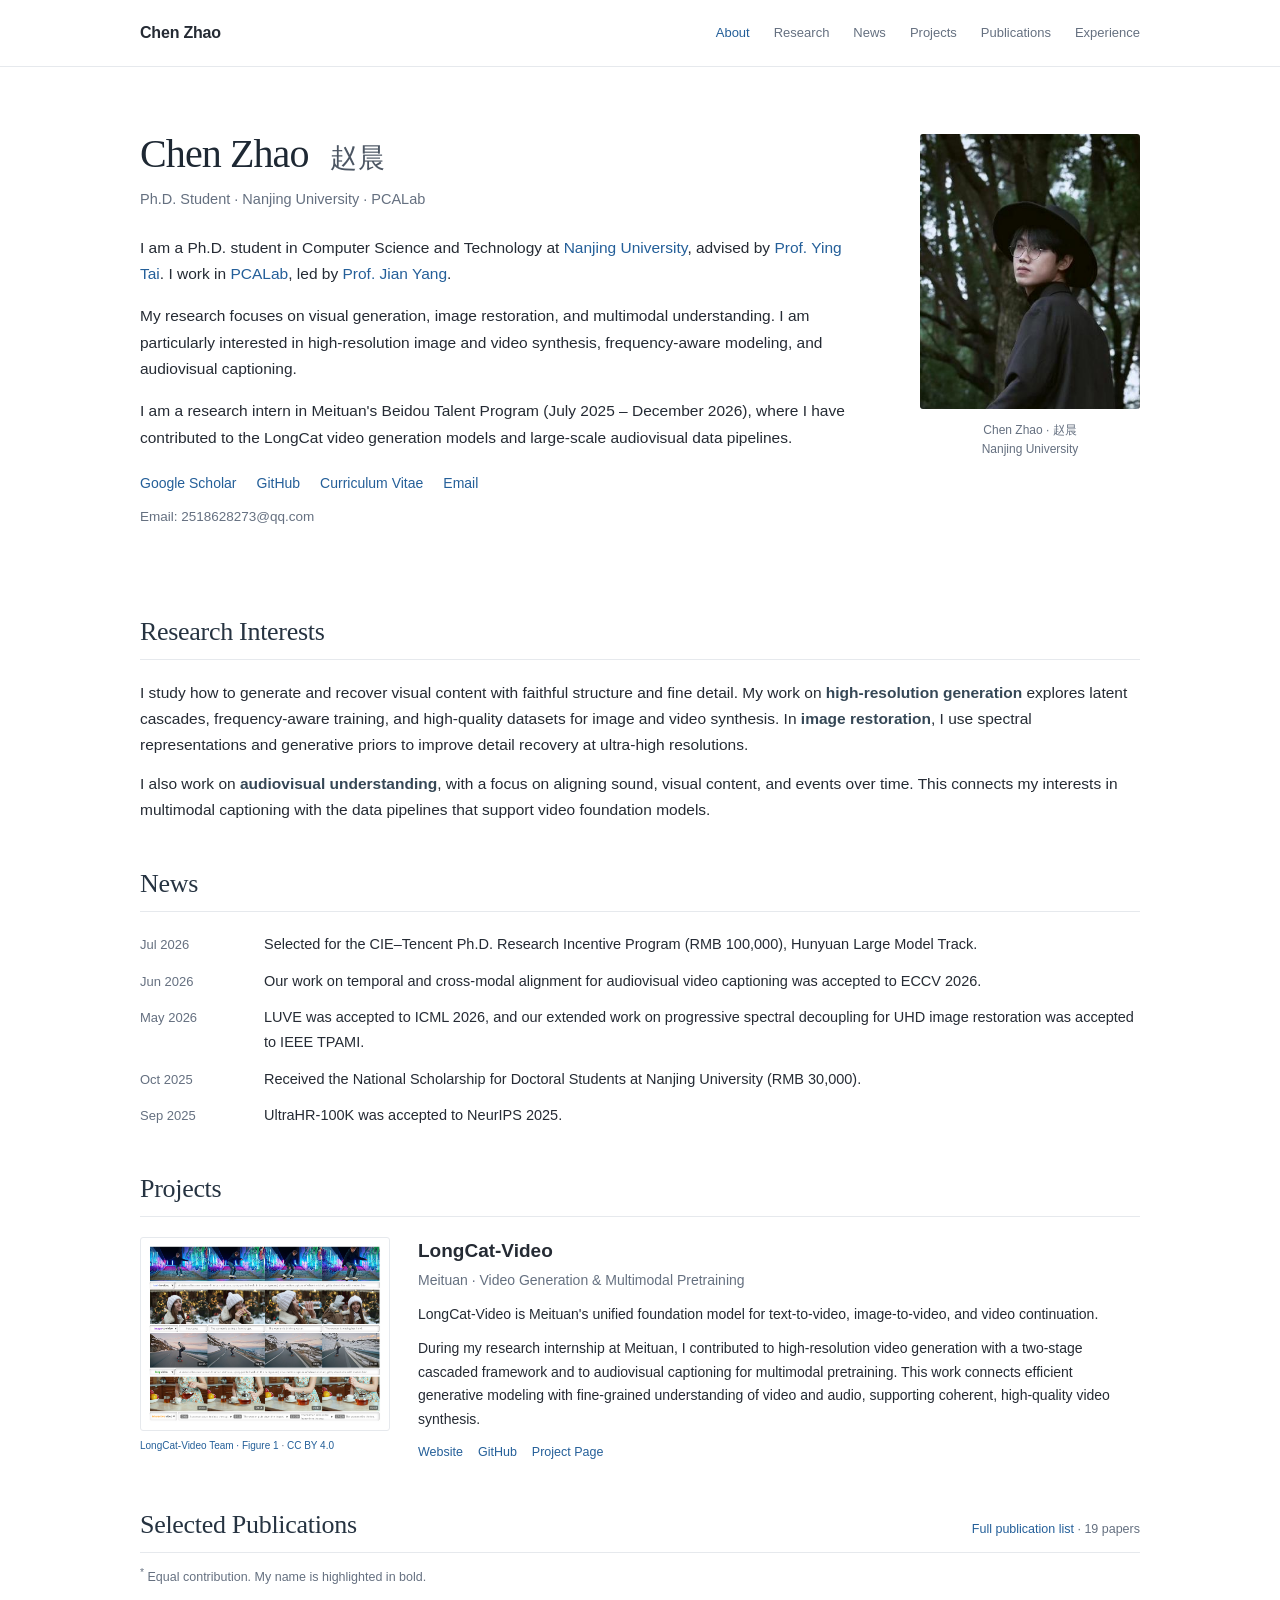
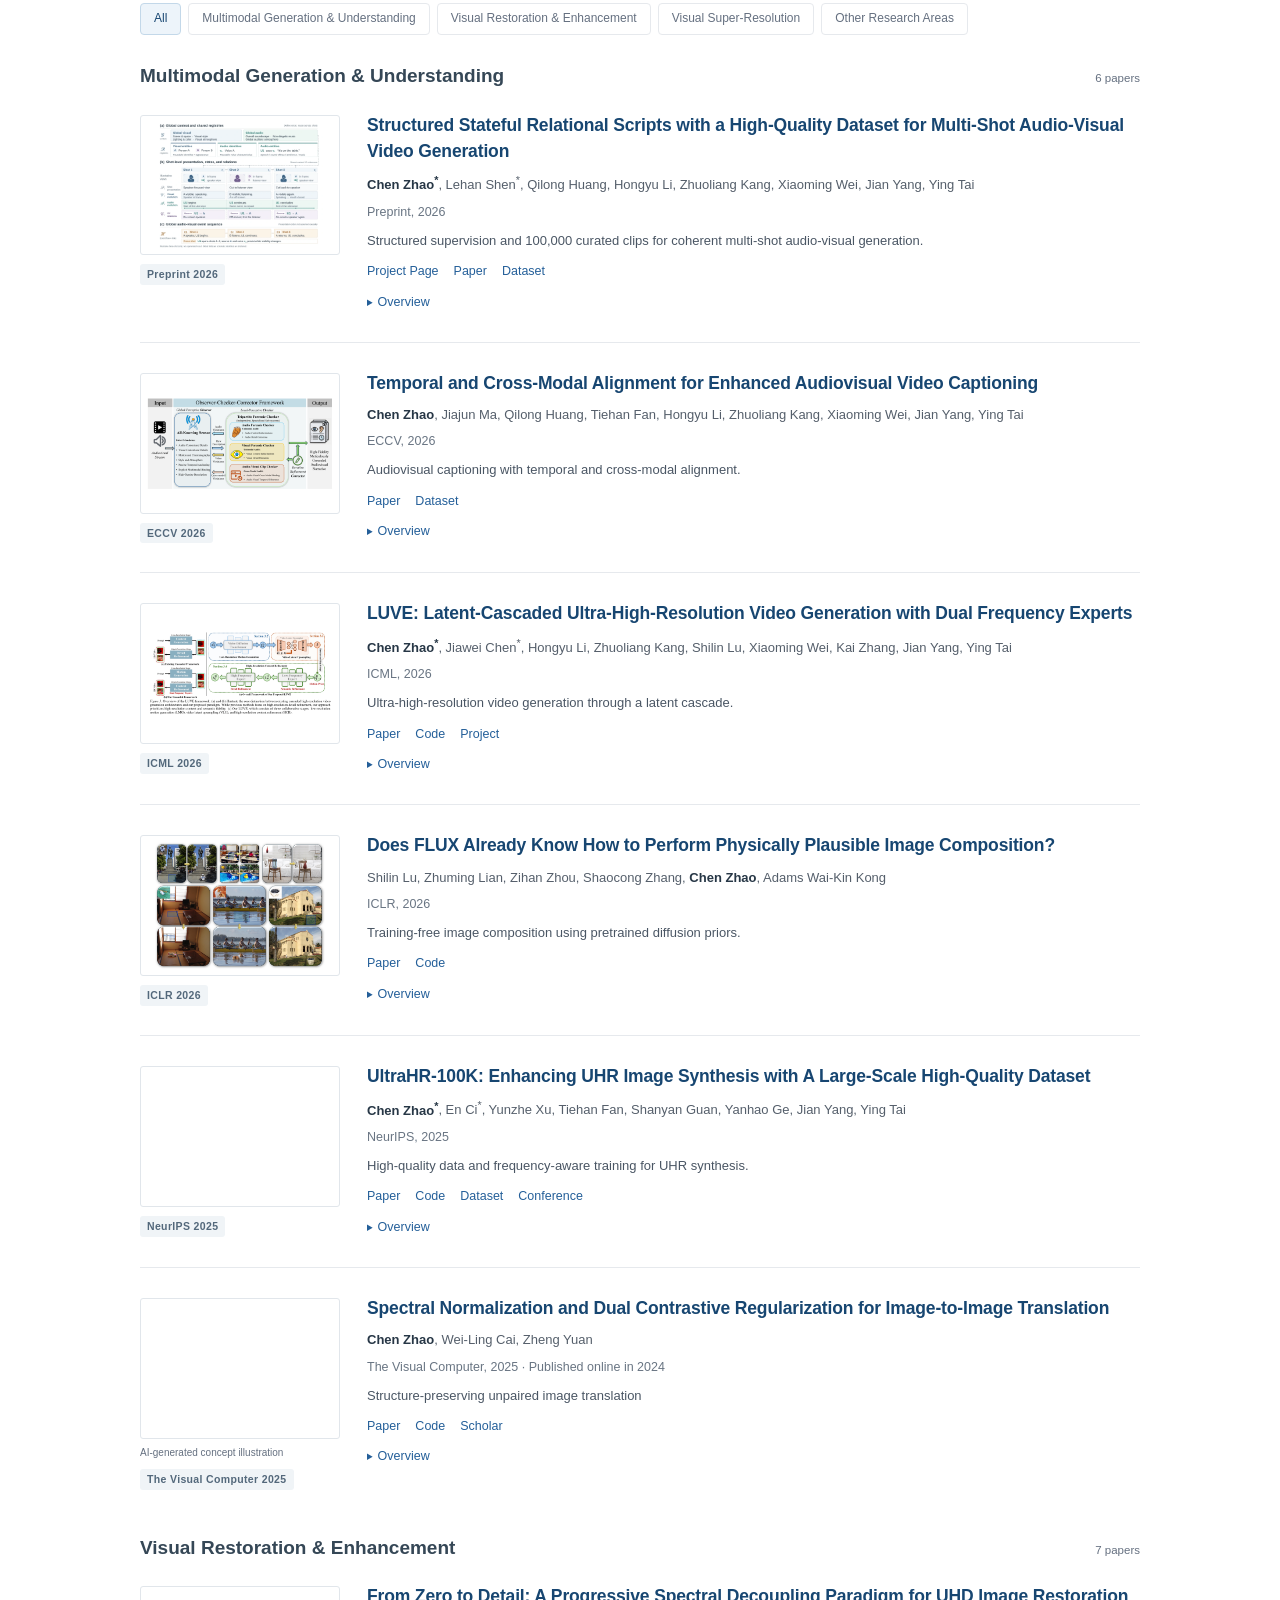
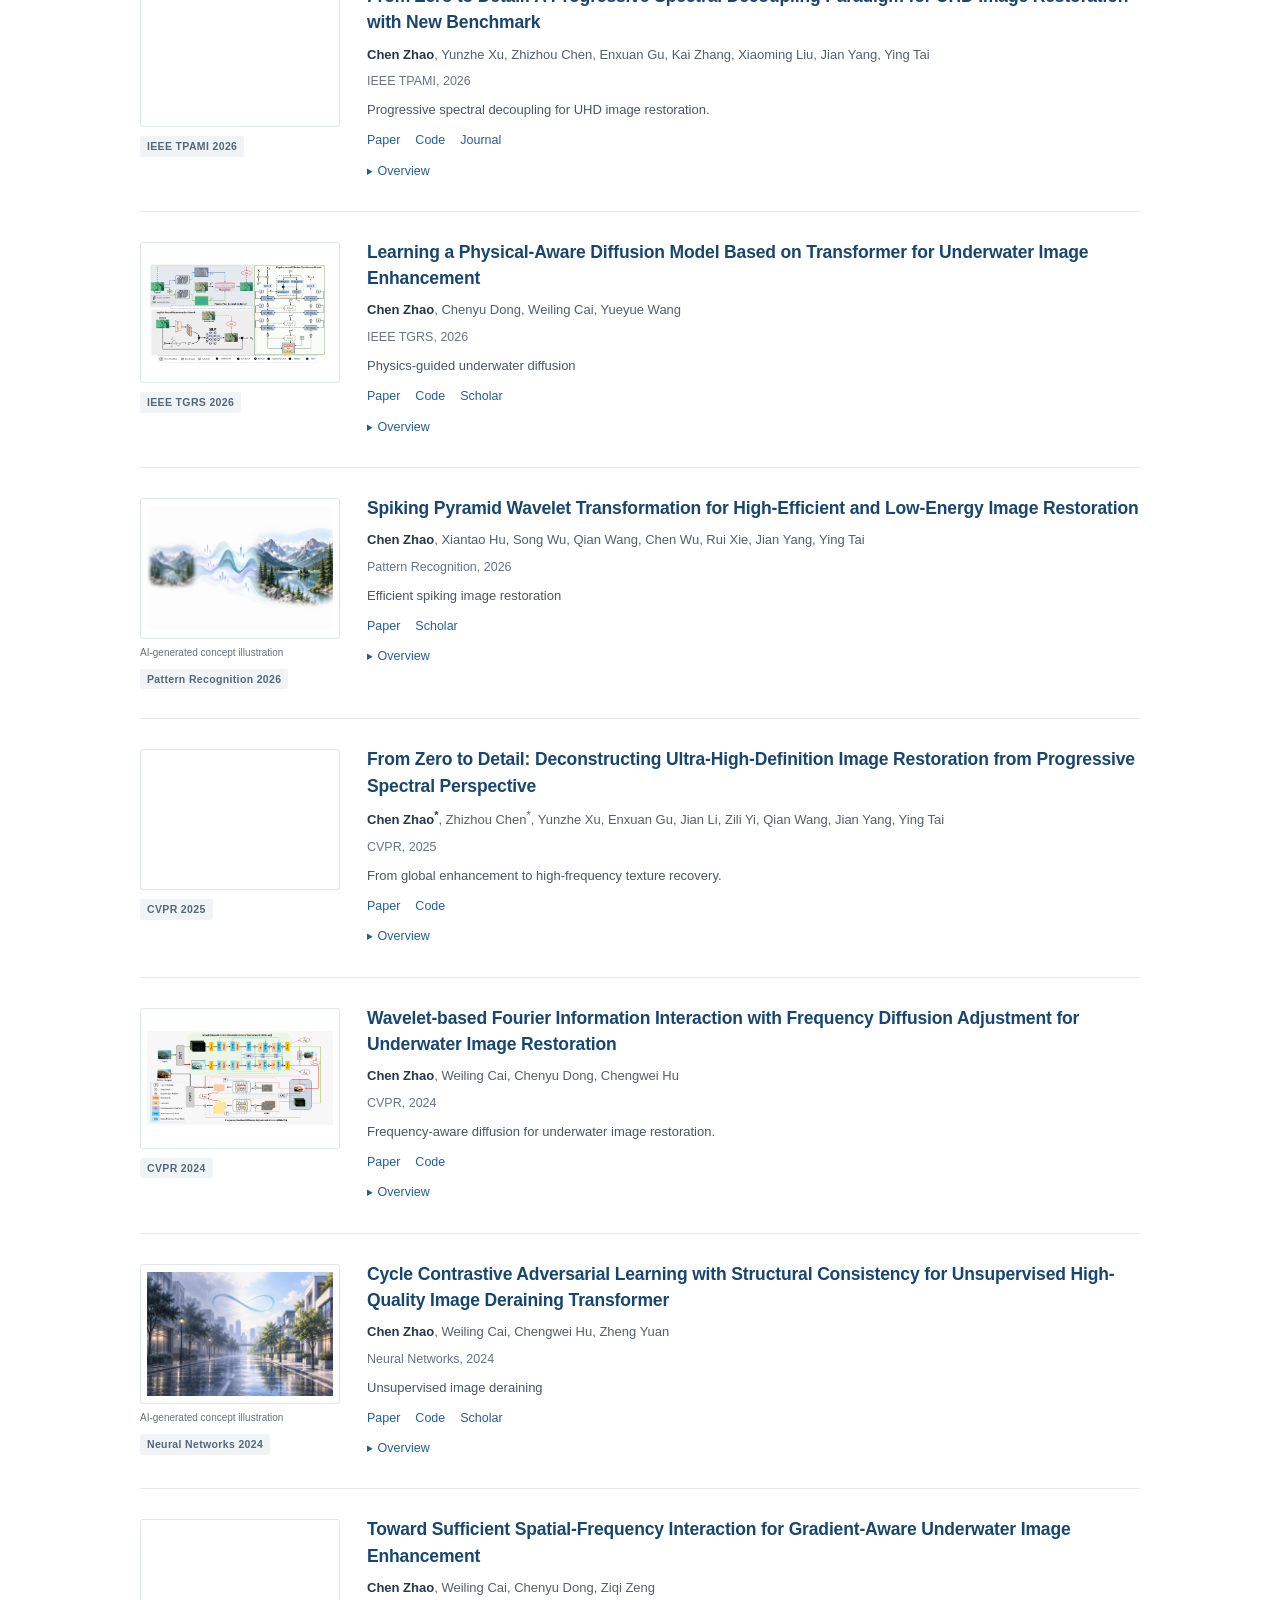
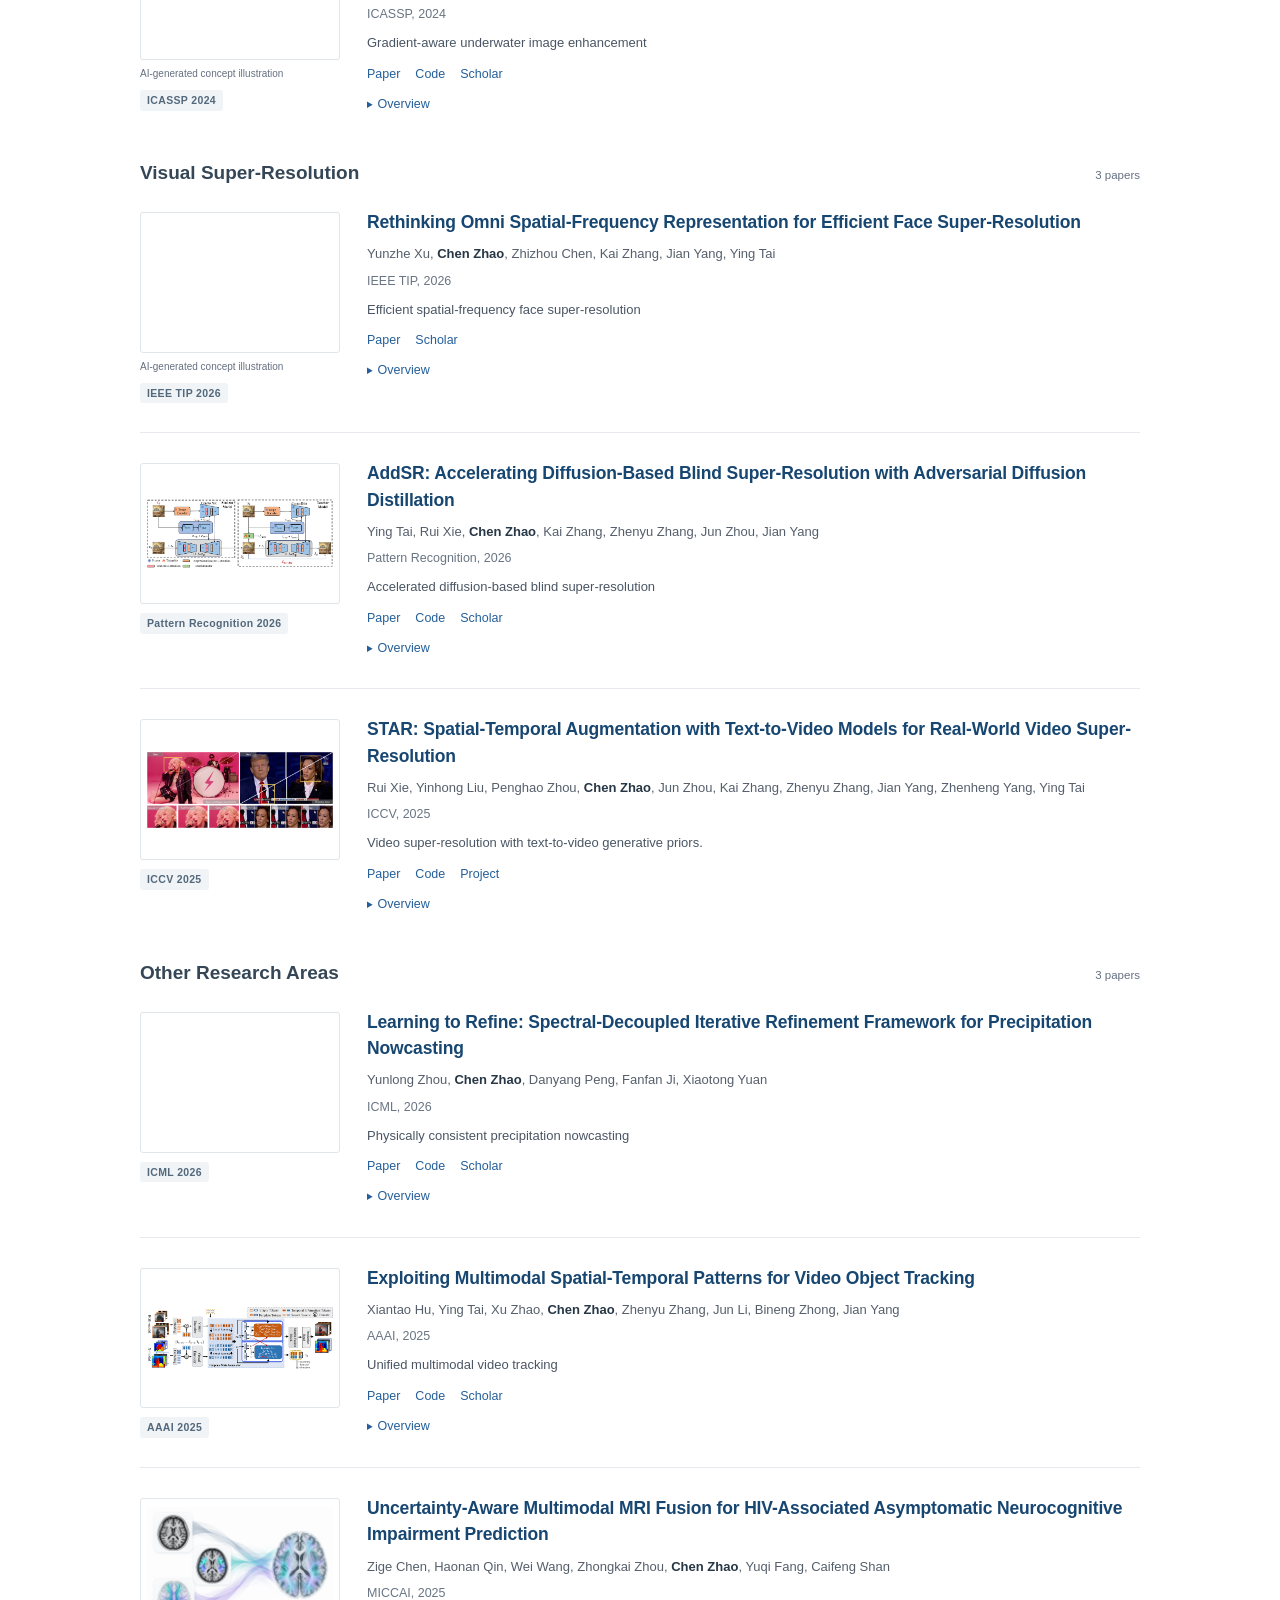
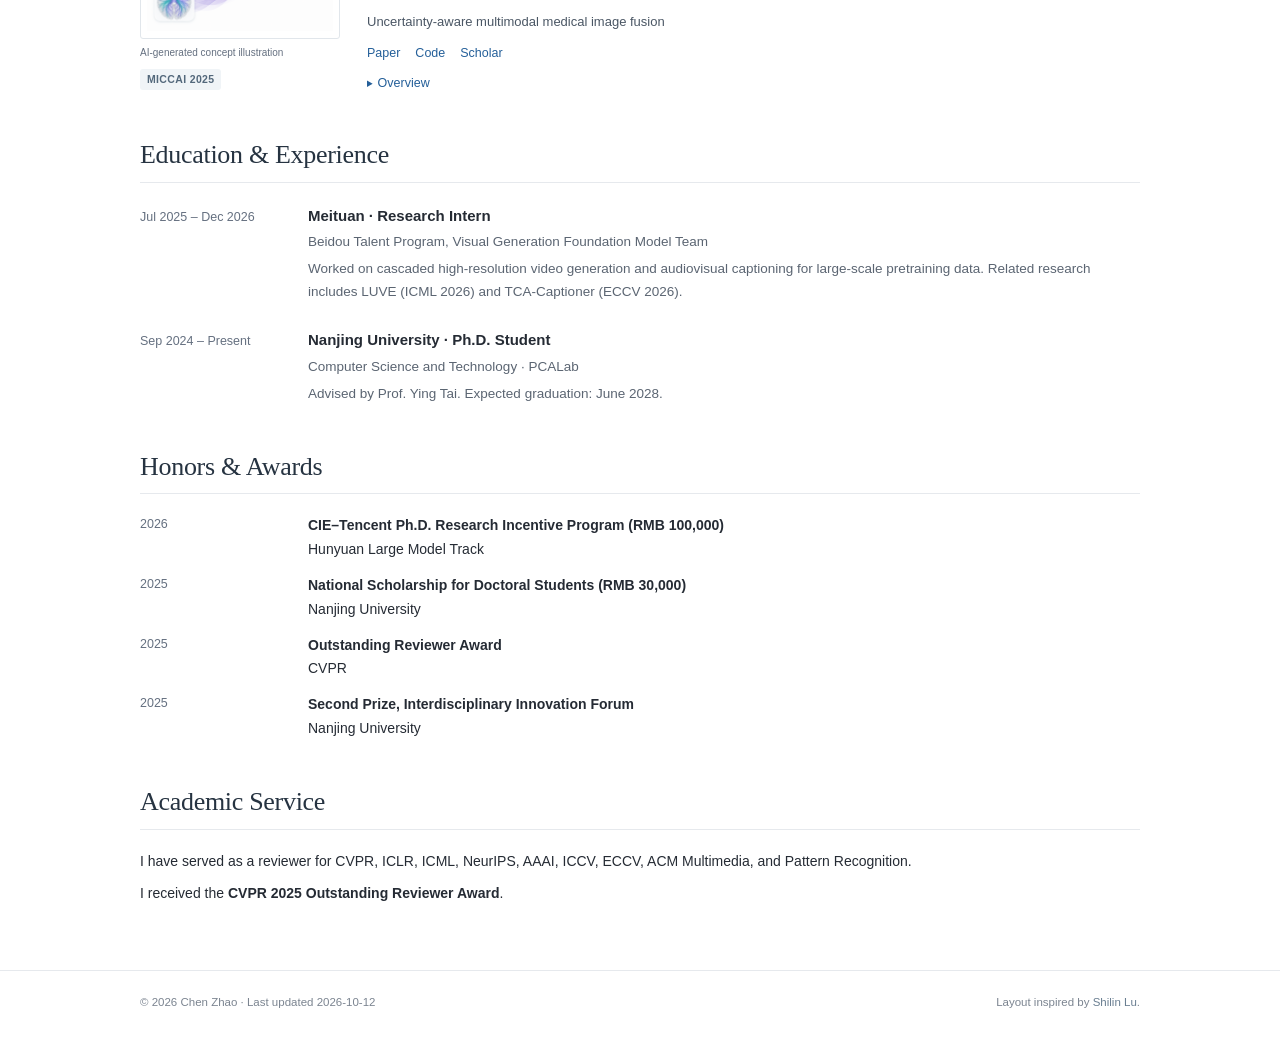
<file: index.html>
<!doctype html>
<html lang="en">
<head>
  <meta charset="utf-8">
  <meta name="viewport" content="width=device-width, initial-scale=1">
  <meta name="description" content="Chen Zhao is a Ph.D. student at Nanjing University researching high-resolution visual generation, image restoration, and audiovisual understanding.">
  <meta name="theme-color" content="#ffffff">
  <meta property="og:title" content="Chen Zhao · 赵晨 | Nanjing University">
  <meta property="og:description" content="Chen Zhao is a Ph.D. student at Nanjing University researching high-resolution visual generation, image restoration, and audiovisual understanding.">
  <meta property="og:type" content="website">
  <title>Chen Zhao · 赵晨 | Nanjing University</title>
  <link rel="icon" href="assets/favicon.svg" type="image/svg+xml">
  <link rel="stylesheet" href="styles.css">
  <script src="site.js" defer></script>
</head>
<body>
<a class="skip-link" href="#main">Skip to content</a>
<header class="site-header"><div class="header-inner"><a class="brand" href="#about">Chen Zhao</a>
<nav class="nav" aria-label="Main navigation"><a href="#about">About</a><a href="#research">Research</a><a href="#news">News</a><a href="#projects">Projects</a><a href="#publications">Publications</a><a href="#experience">Experience</a></nav></div></header>
<main class="container" id="main">
<section class="hero" id="about" aria-labelledby="name"><div class="hero-copy">
  <h1 id="name">Chen Zhao <span class="name-cn" lang="zh-CN">赵晨</span></h1>
  <p class="role">Ph.D. Student · Nanjing University · PCALab</p>
  <p class="bio">I am a Ph.D. student in Computer Science and Technology at
<a href="https://www.nju.edu.cn/" target="_blank" rel="noopener noreferrer">Nanjing University</a>, advised by
<a href="https://tyshiwo.github.io/" target="_blank" rel="noopener noreferrer">Prof. Ying Tai</a>.
I work in <a href="https://tyshiwo.github.io/group.html" target="_blank" rel="noopener noreferrer">PCALab</a>,
led by <a href="https://scholar.google.com/citations?user=6CIDtZQAAAAJ" target="_blank" rel="noopener noreferrer">Prof. Jian Yang</a>.</p>
<p class="bio">My research focuses on visual generation, image restoration, and multimodal understanding.
I am particularly interested in high-resolution image and video synthesis, frequency-aware modeling,
and audiovisual captioning.</p>
<p class="bio">I am a research intern in Meituan's Beidou Talent Program (July 2025 – December 2026),
where I have contributed to the LongCat video generation models and large-scale audiovisual data pipelines.</p>
  <div class="profile-links"><a href="https://scholar.google.com/citations?hl=en&amp;user=Uhp3JKgAAAAJ" target="_blank" rel="noopener noreferrer">Google Scholar</a><a href="https://github.com/ChenzhaoNju" target="_blank" rel="noopener noreferrer">GitHub</a><a href="cv.html">Curriculum Vitae</a><a href="mailto:2518628273@qq.com">Email</a></div>
  <p class="email">Email: <a href="mailto:2518628273@qq.com">2518628273@qq.com</a></p>
</div><figure class="portrait-card"><img class="portrait" src="assets/portrait.jpg" alt="Chen Zhao" width="220" height="275"><figcaption class="portrait-caption">Chen Zhao · 赵晨<br>Nanjing University</figcaption></figure></section>
<section class="research" id="research" aria-labelledby="research-title"><div class="section-heading"><h2 id="research-title">Research Interests</h2></div><div class="research-text"><p>I study how to generate and recover visual content with faithful structure and fine detail.
My work on <strong>high-resolution generation</strong> explores latent cascades, frequency-aware training,
and high-quality datasets for image and video synthesis. In <strong>image restoration</strong>,
I use spectral representations and generative priors to improve detail recovery at ultra-high resolutions.</p>
<p>I also work on <strong>audiovisual understanding</strong>, with a focus on aligning sound, visual content,
and events over time. This connects my interests in multimodal captioning with the data pipelines
that support video foundation models.</p></div></section>
<section class="news" id="news" aria-labelledby="news-title"><div class="section-heading"><h2 id="news-title">News</h2></div><div class="news-list"><div class="news-item"><time>Jul 2026</time><div>Selected for the CIE–Tencent Ph.D. Research Incentive Program (RMB 100,000), Hunyuan Large Model Track.</div></div>
<div class="news-item"><time>Jun 2026</time><div>Our work on temporal and cross-modal alignment for audiovisual video captioning was accepted to ECCV 2026.</div></div>
<div class="news-item"><time>May 2026</time><div>LUVE was accepted to ICML 2026, and our extended work on progressive spectral decoupling for UHD image restoration was accepted to IEEE TPAMI.</div></div>
<div class="news-item"><time>Oct 2025</time><div>Received the National Scholarship for Doctoral Students at Nanjing University (RMB 30,000).</div></div>
<div class="news-item"><time>Sep 2025</time><div>UltraHR-100K was accepted to NeurIPS 2025.</div></div></div></section>
<section class="projects" id="projects" aria-labelledby="projects-title"><div class="section-heading"><h2 id="projects-title">Projects</h2></div><div class="project-list"><article class="project-entry"><div class="project-visual"><a class="project-figure" href="https://github.com/meituan-longcat/LongCat-Video" target="_blank" rel="noopener noreferrer"><img src="assets/longcat.png" alt="LongCat-Video examples of text-to-video, image-to-video, long video, and interactive generation" loading="lazy" decoding="async"></a><p class="project-image-credit"><a href="https://arxiv.org/html/2510.22200v2" target="_blank" rel="noopener noreferrer">LongCat-Video Team · Figure 1</a> · <a href="https://creativecommons.org/licenses/by/4.0/" target="_blank" rel="noopener noreferrer">CC BY 4.0</a></p></div><div class="project-content"><h3>LongCat-Video</h3><p class="project-affiliation">Meituan · Video Generation &amp; Multimodal Pretraining</p><p>LongCat-Video is Meituan&#x27;s unified foundation model for text-to-video, image-to-video, and video continuation.</p><p>During my research internship at Meituan, I contributed to high-resolution video generation with a two-stage cascaded framework and to audiovisual captioning for multimodal pretraining. This work connects efficient generative modeling with fine-grained understanding of video and audio, supporting coherent, high-quality video synthesis.</p><div class="pub-links"><a href="https://www.longcatai.net/" target="_blank" rel="noopener noreferrer">Website</a>
<a href="https://github.com/meituan-longcat/LongCat-Video" target="_blank" rel="noopener noreferrer">GitHub</a>
<a href="https://meituan-longcat.github.io/LongCat-Video/" target="_blank" rel="noopener noreferrer">Project Page</a></div></div></article></div></section>
<section class="publications" id="publications" aria-labelledby="publications-title">
<div class="section-heading"><h2 id="publications-title">Selected Publications</h2><p class="section-meta"><a href="https://scholar.google.com/citations?hl=en&amp;user=Uhp3JKgAAAAJ" target="_blank" rel="noopener noreferrer">Full publication list</a> · <span id="publication-count" aria-live="polite">19 papers</span></p></div>
<p class="section-meta authorship-note"><sup>*</sup> Equal contribution. My name is highlighted in bold.</p>
<div class="filter-bar" role="group" aria-label="Filter publications by research area">
<button class="filter-button" data-filter="all" aria-pressed="true">All</button>
<button class="filter-button" data-filter="multimodal" aria-pressed="false">Multimodal Generation &amp; Understanding</button><button class="filter-button" data-filter="restoration" aria-pressed="false">Visual Restoration &amp; Enhancement</button><button class="filter-button" data-filter="super-resolution" aria-pressed="false">Visual Super-Resolution</button><button class="filter-button" data-filter="other" aria-pressed="false">Other Research Areas</button></div>
<div class="publication-groups"><div class="publication-group" data-category="multimodal" aria-labelledby="group-multimodal"><h3 class="publication-group-title" id="group-multimodal">Multimodal Generation &amp; Understanding<span class="group-count">6 papers</span></h3><div class="publication-list"><article class="publication" data-category="multimodal" id="paper-ssrs">
  <div class="pub-visual"><figure class="pub-figure"><a href="msav-script/assets/ssrs-overview.webp" target="_blank" rel="noopener noreferrer" aria-label="Open research overview for Structured Stateful Relational Scripts with a High-Quality Dataset for Multi-Shot Audio-Visual Video Generation"><img src="msav-script/assets/ssrs-overview.webp" alt="SSRS overview: persistent identities, shot-level states and relations, and a global audio-visual event sequence" loading="lazy" decoding="async"></a></figure><span class="venue-badge">Preprint 2026</span></div>
  <div class="pub-content">
    <h4><a href="msav-script/assets/paper.pdf" target="_blank" rel="noopener noreferrer">Structured Stateful Relational Scripts with a High-Quality Dataset for Multi-Shot Audio-Visual Video Generation</a></h4>
    <p class="authors"><strong>Chen Zhao<sup>*</sup></strong>, Lehan Shen<sup>*</sup>, Qilong Huang, Hongyu Li, Zhuoliang Kang, Xiaoming Wei, Jian Yang, Ying Tai</p>
    <p class="pub-venue">Preprint, 2026</p>
    <p class="pub-summary">Structured supervision and 100,000 curated clips for coherent multi-shot audio-visual generation.</p>
    <div class="pub-links"><a href="msav-script/">Project Page</a>
<a href="msav-script/assets/paper.pdf" target="_blank" rel="noopener noreferrer">Paper</a>
<a href="https://huggingface.co/datasets/shenlehan/MSAV-Script-100K" target="_blank" rel="noopener noreferrer">Dataset</a></div>
    <details class="abstract"><summary>Overview</summary><div><p>Structured Stateful Relational Scripts make persistent identities, evolving states, sound-source bindings, and cross-shot event continuity explicit. MSAV-Script-100K provides 100,000 curated native multi-shot audio-visual clips with structured supervision. This work was carried out at Nanjing University and Meituan.</p></div></details>
  </div>
</article><article class="publication" data-category="multimodal" id="paper-tca">
  <div class="pub-visual"><figure class="pub-figure"><a href="assets/tca.png" target="_blank" rel="noopener noreferrer" aria-label="Open research overview for Temporal and Cross-Modal Alignment for Enhanced Audiovisual Video Captioning"><img src="assets/tca.png" alt="Research overview for Temporal and Cross-Modal Alignment for Enhanced Audiovisual Video Captioning" loading="lazy" decoding="async"></a></figure><span class="venue-badge">ECCV 2026</span></div>
  <div class="pub-content">
    <h4><a href="https://arxiv.org/abs/2607.01667" target="_blank" rel="noopener noreferrer">Temporal and Cross-Modal Alignment for Enhanced Audiovisual Video Captioning</a></h4>
    <p class="authors"><strong>Chen Zhao</strong>, Jiajun Ma, Qilong Huang, Tiehan Fan, Hongyu Li, Zhuoliang Kang, Xiaoming Wei, Jian Yang, Ying Tai</p>
    <p class="pub-venue">ECCV, 2026</p>
    <p class="pub-summary">Audiovisual captioning with temporal and cross-modal alignment.</p>
    <div class="pub-links"><a href="https://arxiv.org/abs/2607.01667" target="_blank" rel="noopener noreferrer">Paper</a>
<a href="https://huggingface.co/datasets/26TCA/TCA-Bench" target="_blank" rel="noopener noreferrer">Dataset</a></div>
    <details class="abstract"><summary>Overview</summary><div><p>TCA-Captioner improves audiovisual captioning through iterative data refinement and a benchmark that evaluates audio-visual binding and temporal reasoning.</p></div></details>
  </div>
</article><article class="publication" data-category="multimodal" id="paper-luve">
  <div class="pub-visual"><figure class="pub-figure"><a href="assets/luve.png" target="_blank" rel="noopener noreferrer" aria-label="Open research overview for LUVE: Latent-Cascaded Ultra-High-Resolution Video Generation with Dual Frequency Experts"><img src="assets/luve.png" alt="Research overview for LUVE: Latent-Cascaded Ultra-High-Resolution Video Generation with Dual Frequency Experts" loading="lazy" decoding="async"></a></figure><span class="venue-badge">ICML 2026</span></div>
  <div class="pub-content">
    <h4><a href="https://arxiv.org/abs/2602.11564" target="_blank" rel="noopener noreferrer">LUVE: Latent-Cascaded Ultra-High-Resolution Video Generation with Dual Frequency Experts</a></h4>
    <p class="authors"><strong>Chen Zhao<sup>*</sup></strong>, Jiawei Chen<sup>*</sup>, Hongyu Li, Zhuoliang Kang, Shilin Lu, Xiaoming Wei, Kai Zhang, Jian Yang, Ying Tai</p>
    <p class="pub-venue">ICML, 2026</p>
    <p class="pub-summary">Ultra-high-resolution video generation through a latent cascade.</p>
    <div class="pub-links"><a href="https://arxiv.org/abs/2602.11564" target="_blank" rel="noopener noreferrer">Paper</a>
<a href="https://github.com/NJU-PCALab/LUVE" target="_blank" rel="noopener noreferrer">Code</a>
<a href="https://unicornanrocinu.github.io/LUVE_web/" target="_blank" rel="noopener noreferrer">Project</a></div>
    <details class="abstract"><summary>Overview</summary><div><p>LUVE combines motion generation, latent upsampling, and dual frequency experts to generate ultra-high-resolution videos with coherent motion and fine detail.</p></div></details>
  </div>
</article><article class="publication" data-category="multimodal" id="paper-shine">
  <div class="pub-visual"><figure class="pub-figure"><a href="assets/shine.png" target="_blank" rel="noopener noreferrer" aria-label="Open research overview for Does FLUX Already Know How to Perform Physically Plausible Image Composition?"><img src="assets/shine.png" alt="Research overview for Does FLUX Already Know How to Perform Physically Plausible Image Composition?" loading="lazy" decoding="async"></a></figure><span class="venue-badge">ICLR 2026</span></div>
  <div class="pub-content">
    <h4><a href="https://arxiv.org/abs/2509.21278" target="_blank" rel="noopener noreferrer">Does FLUX Already Know How to Perform Physically Plausible Image Composition?</a></h4>
    <p class="authors">Shilin Lu, Zhuming Lian, Zihan Zhou, Shaocong Zhang, <strong>Chen Zhao</strong>, Adams Wai-Kin Kong</p>
    <p class="pub-venue">ICLR, 2026</p>
    <p class="pub-summary">Training-free image composition using pretrained diffusion priors.</p>
    <div class="pub-links"><a href="https://arxiv.org/abs/2509.21278" target="_blank" rel="noopener noreferrer">Paper</a>
<a href="https://github.com/ZhumingLian/SHINE" target="_blank" rel="noopener noreferrer">Code</a></div>
    <details class="abstract"><summary>Overview</summary><div><p>SHINE adapts pretrained diffusion priors for training-free image composition and introduces ComplexCompo to assess challenging lighting and reflection conditions.</p></div></details>
  </div>
</article><article class="publication" data-category="multimodal" id="paper-ultrahr">
  <div class="pub-visual"><figure class="pub-figure"><a href="assets/ultrahr.png" target="_blank" rel="noopener noreferrer" aria-label="Open research overview for UltraHR-100K: Enhancing UHR Image Synthesis with A Large-Scale High-Quality Dataset"><img src="assets/ultrahr.png" alt="Research overview for UltraHR-100K: Enhancing UHR Image Synthesis with A Large-Scale High-Quality Dataset" loading="lazy" decoding="async"></a></figure><span class="venue-badge">NeurIPS 2025</span></div>
  <div class="pub-content">
    <h4><a href="https://arxiv.org/abs/2510.20661" target="_blank" rel="noopener noreferrer">UltraHR-100K: Enhancing UHR Image Synthesis with A Large-Scale High-Quality Dataset</a></h4>
    <p class="authors"><strong>Chen Zhao<sup>*</sup></strong>, En Ci<sup>*</sup>, Yunzhe Xu, Tiehan Fan, Shanyan Guan, Yanhao Ge, Jian Yang, Ying Tai</p>
    <p class="pub-venue">NeurIPS, 2025</p>
    <p class="pub-summary">High-quality data and frequency-aware training for UHR synthesis.</p>
    <div class="pub-links"><a href="https://arxiv.org/abs/2510.20661" target="_blank" rel="noopener noreferrer">Paper</a>
<a href="https://github.com/NJU-PCALab/UltraHR-100k" target="_blank" rel="noopener noreferrer">Code</a>
<a href="https://huggingface.co/datasets/zhihefang/UltraHR-100K" target="_blank" rel="noopener noreferrer">Dataset</a>
<a href="https://neurips.cc/virtual/2025/loc/san-diego/poster/118549" target="_blank" rel="noopener noreferrer">Conference</a></div>
    <details class="abstract"><summary>Overview</summary><div><p>UltraHR-100K introduces a curated ultra-high-resolution image dataset and frequency-aware post-training to improve fine-detail synthesis in text-to-image diffusion models.</p></div></details>
  </div>
</article><article class="publication" data-category="multimodal" id="paper-sn-dcr">
  <div class="pub-visual"><figure class="pub-figure"><a href="assets/sn-dcr-concept.png" target="_blank" rel="noopener noreferrer" aria-label="Open ai-generated concept illustration for Spectral Normalization and Dual Contrastive Regularization for Image-to-Image Translation"><img src="assets/sn-dcr-concept.png" alt="AI-generated concept illustration for Spectral Normalization and Dual Contrastive Regularization for Image-to-Image Translation" loading="lazy" decoding="async"></a></figure><p class="pub-image-caption">AI-generated concept illustration</p><span class="venue-badge">The Visual Computer 2025</span></div>
  <div class="pub-content">
    <h4><a href="https://doi.org/10.1007/s00371-024-03314-5" target="_blank" rel="noopener noreferrer">Spectral Normalization and Dual Contrastive Regularization for Image-to-Image Translation</a></h4>
    <p class="authors"><strong>Chen Zhao</strong>, Wei-Ling Cai, Zheng Yuan</p>
    <p class="pub-venue">The Visual Computer, 2025 · Published online in 2024</p>
    <p class="pub-summary">Structure-preserving unpaired image translation</p>
    <div class="pub-links"><a href="https://doi.org/10.1007/s00371-024-03314-5" target="_blank" rel="noopener noreferrer">Paper</a>
<a href="https://github.com/ChenzhaoNju/SN-DCR" target="_blank" rel="noopener noreferrer">Code</a>
<a href="https://scholar.google.com/citations?view_op=view_citation&amp;hl=zh-CN&amp;user=Uhp3JKgAAAAJ&amp;citation_for_view=Uhp3JKgAAAAJ:W7OEmFMy1HYC" target="_blank" rel="noopener noreferrer">Scholar</a></div>
    <details class="abstract"><summary>Overview</summary><div><p>SN-DCR combines semantic and style contrastive regularization with spectral normalization to preserve structure and texture in unpaired image translation.</p></div></details>
  </div>
</article></div></div>
<div class="publication-group" data-category="restoration" aria-labelledby="group-restoration"><h3 class="publication-group-title" id="group-restoration">Visual Restoration &amp; Enhancement<span class="group-count">7 papers</span></h3><div class="publication-list"><article class="publication" data-category="restoration" id="paper-err-tpami">
  <div class="pub-visual"><figure class="pub-figure"><a href="assets/err.png" target="_blank" rel="noopener noreferrer" aria-label="Open research overview for From Zero to Detail: A Progressive Spectral Decoupling Paradigm for UHD Image Restoration with New Benchmark"><img src="assets/err.png" alt="Research overview for From Zero to Detail: A Progressive Spectral Decoupling Paradigm for UHD Image Restoration with New Benchmark" loading="lazy" decoding="async"></a></figure><span class="venue-badge">IEEE TPAMI 2026</span></div>
  <div class="pub-content">
    <h4><a href="https://arxiv.org/abs/2604.15654" target="_blank" rel="noopener noreferrer">From Zero to Detail: A Progressive Spectral Decoupling Paradigm for UHD Image Restoration with New Benchmark</a></h4>
    <p class="authors"><strong>Chen Zhao</strong>, Yunzhe Xu, Zhizhou Chen, Enxuan Gu, Kai Zhang, Xiaoming Liu, Jian Yang, Ying Tai</p>
    <p class="pub-venue">IEEE TPAMI, 2026</p>
    <p class="pub-summary">Progressive spectral decoupling for UHD image restoration.</p>
    <div class="pub-links"><a href="https://arxiv.org/abs/2604.15654" target="_blank" rel="noopener noreferrer">Paper</a>
<a href="https://github.com/NJU-PCALab/ERR" target="_blank" rel="noopener noreferrer">Code</a>
<a href="https://doi.org/10.1109/TPAMI.2026.3691530" target="_blank" rel="noopener noreferrer">Journal</a></div>
    <details class="abstract"><summary>Overview</summary><div><p>This study decomposes UHD image restoration into zero-, low-, and high-frequency stages and introduces the LSUHDIR benchmark for detailed evaluation.</p></div></details>
  </div>
</article><article class="publication" data-category="restoration" id="paper-pa-diff">
  <div class="pub-visual"><figure class="pub-figure"><a href="assets/pa-diff.png" target="_blank" rel="noopener noreferrer" aria-label="Open research overview for Learning a Physical-Aware Diffusion Model Based on Transformer for Underwater Image Enhancement"><img src="assets/pa-diff.png" alt="Research overview for Learning a Physical-Aware Diffusion Model Based on Transformer for Underwater Image Enhancement" loading="lazy" decoding="async"></a></figure><span class="venue-badge">IEEE TGRS 2026</span></div>
  <div class="pub-content">
    <h4><a href="https://doi.org/10.1109/TGRS.2026.3660483" target="_blank" rel="noopener noreferrer">Learning a Physical-Aware Diffusion Model Based on Transformer for Underwater Image Enhancement</a></h4>
    <p class="authors"><strong>Chen Zhao</strong>, Chenyu Dong, Weiling Cai, Yueyue Wang</p>
    <p class="pub-venue">IEEE TGRS, 2026</p>
    <p class="pub-summary">Physics-guided underwater diffusion</p>
    <div class="pub-links"><a href="https://doi.org/10.1109/TGRS.2026.3660483" target="_blank" rel="noopener noreferrer">Paper</a>
<a href="https://github.com/chenydong/PA-Diff" target="_blank" rel="noopener noreferrer">Code</a>
<a href="https://scholar.google.com/citations?view_op=view_citation&amp;hl=zh-CN&amp;user=Uhp3JKgAAAAJ&amp;citation_for_view=Uhp3JKgAAAAJ:mlAyqtXpCwEC" target="_blank" rel="noopener noreferrer">Scholar</a></div>
    <details class="abstract"><summary>Overview</summary><div><p>PA-Diff guides a diffusion transformer with underwater imaging priors and implicit neural representations to recover clearer underwater images.</p></div></details>
  </div>
</article><article class="publication" data-category="restoration" id="paper-spwm">
  <div class="pub-visual"><figure class="pub-figure"><a href="assets/spwm-concept.png" target="_blank" rel="noopener noreferrer" aria-label="Open ai-generated concept illustration for Spiking Pyramid Wavelet Transformation for High-Efficient and Low-Energy Image Restoration"><img src="assets/spwm-concept.png" alt="AI-generated concept illustration for Spiking Pyramid Wavelet Transformation for High-Efficient and Low-Energy Image Restoration" loading="lazy" decoding="async"></a></figure><p class="pub-image-caption">AI-generated concept illustration</p><span class="venue-badge">Pattern Recognition 2026</span></div>
  <div class="pub-content">
    <h4><a href="https://doi.org/10.1016/j.patcog.2026.114297" target="_blank" rel="noopener noreferrer">Spiking Pyramid Wavelet Transformation for High-Efficient and Low-Energy Image Restoration</a></h4>
    <p class="authors"><strong>Chen Zhao</strong>, Xiantao Hu, Song Wu, Qian Wang, Chen Wu, Rui Xie, Jian Yang, Ying Tai</p>
    <p class="pub-venue">Pattern Recognition, 2026</p>
    <p class="pub-summary">Efficient spiking image restoration</p>
    <div class="pub-links"><a href="https://doi.org/10.1016/j.patcog.2026.114297" target="_blank" rel="noopener noreferrer">Paper</a>
<a href="https://scholar.google.com/citations?view_op=view_citation&amp;hl=zh-CN&amp;user=Uhp3JKgAAAAJ&amp;citation_for_view=Uhp3JKgAAAAJ:i2xiXl-TujoC" target="_blank" rel="noopener noreferrer">Scholar</a></div>
    <details class="abstract"><summary>Overview</summary><div><p>SPWM uses a spiking dual-pyramid wavelet architecture to capture long-range image structure while reducing restoration compute and energy consumption.</p></div></details>
  </div>
</article><article class="publication" data-category="restoration" id="paper-err-cvpr">
  <div class="pub-visual"><figure class="pub-figure"><a href="assets/err.png" target="_blank" rel="noopener noreferrer" aria-label="Open research overview for From Zero to Detail: Deconstructing Ultra-High-Definition Image Restoration from Progressive Spectral Perspective"><img src="assets/err.png" alt="Research overview for From Zero to Detail: Deconstructing Ultra-High-Definition Image Restoration from Progressive Spectral Perspective" loading="lazy" decoding="async"></a></figure><span class="venue-badge">CVPR 2025</span></div>
  <div class="pub-content">
    <h4><a href="https://openaccess.thecvf.com/content/CVPR2025/html/Zhao_From_Zero_to_Detail_Deconstructing_Ultra-High-Definition_Image_Restoration_from_Progressive_CVPR_2025_paper.html" target="_blank" rel="noopener noreferrer">From Zero to Detail: Deconstructing Ultra-High-Definition Image Restoration from Progressive Spectral Perspective</a></h4>
    <p class="authors"><strong>Chen Zhao<sup>*</sup></strong>, Zhizhou Chen<sup>*</sup>, Yunzhe Xu, Enxuan Gu, Jian Li, Zili Yi, Qian Wang, Jian Yang, Ying Tai</p>
    <p class="pub-venue">CVPR, 2025</p>
    <p class="pub-summary">From global enhancement to high-frequency texture recovery.</p>
    <div class="pub-links"><a href="https://openaccess.thecvf.com/content/CVPR2025/html/Zhao_From_Zero_to_Detail_Deconstructing_Ultra-High-Definition_Image_Restoration_from_Progressive_CVPR_2025_paper.html" target="_blank" rel="noopener noreferrer">Paper</a>
<a href="https://github.com/NJU-PCALab/ERR" target="_blank" rel="noopener noreferrer">Code</a></div>
    <details class="abstract"><summary>Overview</summary><div><p>ERR restores UHD images through three coordinated stages for global enhancement, coarse content recovery, and high-frequency texture refinement.</p></div></details>
  </div>
</article><article class="publication" data-category="restoration" id="paper-wf-diff">
  <div class="pub-visual"><figure class="pub-figure"><a href="assets/wfdiff.png" target="_blank" rel="noopener noreferrer" aria-label="Open research overview for Wavelet-based Fourier Information Interaction with Frequency Diffusion Adjustment for Underwater Image Restoration"><img src="assets/wfdiff.png" alt="Research overview for Wavelet-based Fourier Information Interaction with Frequency Diffusion Adjustment for Underwater Image Restoration" loading="lazy" decoding="async"></a></figure><span class="venue-badge">CVPR 2024</span></div>
  <div class="pub-content">
    <h4><a href="https://openaccess.thecvf.com/content/CVPR2024/papers/Zhao_Wavelet-based_Fourier_Information_Interaction_with_Frequency_Diffusion_Adjustment_for_Underwater_CVPR_2024_paper.pdf" target="_blank" rel="noopener noreferrer">Wavelet-based Fourier Information Interaction with Frequency Diffusion Adjustment for Underwater Image Restoration</a></h4>
    <p class="authors"><strong>Chen Zhao</strong>, Weiling Cai, Chenyu Dong, Chengwei Hu</p>
    <p class="pub-venue">CVPR, 2024</p>
    <p class="pub-summary">Frequency-aware diffusion for underwater image restoration.</p>
    <div class="pub-links"><a href="https://openaccess.thecvf.com/content/CVPR2024/papers/Zhao_Wavelet-based_Fourier_Information_Interaction_with_Frequency_Diffusion_Adjustment_for_Underwater_CVPR_2024_paper.pdf" target="_blank" rel="noopener noreferrer">Paper</a>
<a href="https://github.com/ChenzhaoNju/WF-Diff" target="_blank" rel="noopener noreferrer">Code</a></div>
    <details class="abstract"><summary>Overview</summary><div><p>WF-Diff combines wavelet-Fourier information interaction with residual diffusion to restore low- and high-frequency information in underwater images.</p></div></details>
  </div>
</article><article class="publication" data-category="restoration" id="paper-cclformer">
  <div class="pub-visual"><figure class="pub-figure"><a href="assets/cclformer-concept.png" target="_blank" rel="noopener noreferrer" aria-label="Open ai-generated concept illustration for Cycle Contrastive Adversarial Learning with Structural Consistency for Unsupervised High-Quality Image Deraining Transformer"><img src="assets/cclformer-concept.png" alt="AI-generated concept illustration for Cycle Contrastive Adversarial Learning with Structural Consistency for Unsupervised High-Quality Image Deraining Transformer" loading="lazy" decoding="async"></a></figure><p class="pub-image-caption">AI-generated concept illustration</p><span class="venue-badge">Neural Networks 2024</span></div>
  <div class="pub-content">
    <h4><a href="https://doi.org/10.1016/j.neunet.2024.106428" target="_blank" rel="noopener noreferrer">Cycle Contrastive Adversarial Learning with Structural Consistency for Unsupervised High-Quality Image Deraining Transformer</a></h4>
    <p class="authors"><strong>Chen Zhao</strong>, Weiling Cai, Chengwei Hu, Zheng Yuan</p>
    <p class="pub-venue">Neural Networks, 2024</p>
    <p class="pub-summary">Unsupervised image deraining</p>
    <div class="pub-links"><a href="https://doi.org/10.1016/j.neunet.2024.106428" target="_blank" rel="noopener noreferrer">Paper</a>
<a href="https://github.com/ChenzhaoNju/CCLGAN" target="_blank" rel="noopener noreferrer">Code</a>
<a href="https://scholar.google.com/citations?view_op=view_citation&amp;hl=zh-CN&amp;user=Uhp3JKgAAAAJ&amp;citation_for_view=Uhp3JKgAAAAJ:BUYA1_V_uYcC" target="_blank" rel="noopener noreferrer">Scholar</a></div>
    <details class="abstract"><summary>Overview</summary><div><p>CCLformer removes rain without paired training images through cycle and location contrastive learning, transformer features, and SAM-guided structural consistency.</p></div></details>
  </div>
</article><article class="publication" data-category="restoration" id="paper-sfgnet">
  <div class="pub-visual"><figure class="pub-figure"><a href="assets/sfgnet-concept.png" target="_blank" rel="noopener noreferrer" aria-label="Open ai-generated concept illustration for Toward Sufficient Spatial-Frequency Interaction for Gradient-Aware Underwater Image Enhancement"><img src="assets/sfgnet-concept.png" alt="AI-generated concept illustration for Toward Sufficient Spatial-Frequency Interaction for Gradient-Aware Underwater Image Enhancement" loading="lazy" decoding="async"></a></figure><p class="pub-image-caption">AI-generated concept illustration</p><span class="venue-badge">ICASSP 2024</span></div>
  <div class="pub-content">
    <h4><a href="https://arxiv.org/abs/2309.04089" target="_blank" rel="noopener noreferrer">Toward Sufficient Spatial-Frequency Interaction for Gradient-Aware Underwater Image Enhancement</a></h4>
    <p class="authors"><strong>Chen Zhao</strong>, Weiling Cai, Chenyu Dong, Ziqi Zeng</p>
    <p class="pub-venue">ICASSP, 2024</p>
    <p class="pub-summary">Gradient-aware underwater image enhancement</p>
    <div class="pub-links"><a href="https://arxiv.org/abs/2309.04089" target="_blank" rel="noopener noreferrer">Paper</a>
<a href="https://github.com/ChenzhaoNju/SFGNet" target="_blank" rel="noopener noreferrer">Code</a>
<a href="https://scholar.google.com/citations?view_op=view_citation&amp;hl=zh-CN&amp;user=Uhp3JKgAAAAJ&amp;citation_for_view=Uhp3JKgAAAAJ:WJVC3Jt7v1AC" target="_blank" rel="noopener noreferrer">Scholar</a></div>
    <details class="abstract"><summary>Overview</summary><div><p>SFGNet couples dense spatial-frequency fusion with a gradient-aware corrector to improve underwater image colors, details, and structure.</p></div></details>
  </div>
</article></div></div>
<div class="publication-group" data-category="super-resolution" aria-labelledby="group-super-resolution"><h3 class="publication-group-title" id="group-super-resolution">Visual Super-Resolution<span class="group-count">3 papers</span></h3><div class="publication-list"><article class="publication" data-category="super-resolution" id="paper-omnisf">
  <div class="pub-visual"><figure class="pub-figure"><a href="assets/omnisf-concept.png" target="_blank" rel="noopener noreferrer" aria-label="Open ai-generated concept illustration for Rethinking Omni Spatial-Frequency Representation for Efficient Face Super-Resolution"><img src="assets/omnisf-concept.png" alt="AI-generated concept illustration for Rethinking Omni Spatial-Frequency Representation for Efficient Face Super-Resolution" loading="lazy" decoding="async"></a></figure><p class="pub-image-caption">AI-generated concept illustration</p><span class="venue-badge">IEEE TIP 2026</span></div>
  <div class="pub-content">
    <h4><a href="https://doi.org/10.1109/TIP.2026.3730840" target="_blank" rel="noopener noreferrer">Rethinking Omni Spatial-Frequency Representation for Efficient Face Super-Resolution</a></h4>
    <p class="authors">Yunzhe Xu, <strong>Chen Zhao</strong>, Zhizhou Chen, Kai Zhang, Jian Yang, Ying Tai</p>
    <p class="pub-venue">IEEE TIP, 2026</p>
    <p class="pub-summary">Efficient spatial-frequency face super-resolution</p>
    <div class="pub-links"><a href="https://doi.org/10.1109/TIP.2026.3730840" target="_blank" rel="noopener noreferrer">Paper</a>
<a href="https://scholar.google.com/citations?view_op=view_citation&amp;hl=zh-CN&amp;user=Uhp3JKgAAAAJ&amp;citation_for_view=Uhp3JKgAAAAJ:OTTXONDVkokC" target="_blank" rel="noopener noreferrer">Scholar</a></div>
    <details class="abstract"><summary>Overview</summary><div><p>OmniSF combines spatial and frequency representations with dynamic feature fusion to reconstruct face images efficiently.</p></div></details>
  </div>
</article><article class="publication" data-category="super-resolution" id="paper-addsr">
  <div class="pub-visual"><figure class="pub-figure"><a href="assets/addsr.png" target="_blank" rel="noopener noreferrer" aria-label="Open research overview for AddSR: Accelerating Diffusion-Based Blind Super-Resolution with Adversarial Diffusion Distillation"><img src="assets/addsr.png" alt="Research overview for AddSR: Accelerating Diffusion-Based Blind Super-Resolution with Adversarial Diffusion Distillation" loading="lazy" decoding="async"></a></figure><span class="venue-badge">Pattern Recognition 2026</span></div>
  <div class="pub-content">
    <h4><a href="https://doi.org/10.1016/j.patcog.2025.113012" target="_blank" rel="noopener noreferrer">AddSR: Accelerating Diffusion-Based Blind Super-Resolution with Adversarial Diffusion Distillation</a></h4>
    <p class="authors">Ying Tai, Rui Xie, <strong>Chen Zhao</strong>, Kai Zhang, Zhenyu Zhang, Jun Zhou, Jian Yang</p>
    <p class="pub-venue">Pattern Recognition, 2026</p>
    <p class="pub-summary">Accelerated diffusion-based blind super-resolution</p>
    <div class="pub-links"><a href="https://doi.org/10.1016/j.patcog.2025.113012" target="_blank" rel="noopener noreferrer">Paper</a>
<a href="https://github.com/NJU-PCALab/AddSR" target="_blank" rel="noopener noreferrer">Code</a>
<a href="https://scholar.google.com/citations?view_op=view_citation&amp;hl=zh-CN&amp;user=Uhp3JKgAAAAJ&amp;citation_for_view=Uhp3JKgAAAAJ:2P1L_qKh6hAC" target="_blank" rel="noopener noreferrer">Scholar</a></div>
    <details class="abstract"><summary>Overview</summary><div><p>AddSR uses timestep-adaptive adversarial diffusion distillation and prediction-based self-refinement to accelerate blind super-resolution while preserving perceptual quality.</p></div></details>
  </div>
</article><article class="publication" data-category="super-resolution" id="paper-star">
  <div class="pub-visual"><figure class="pub-figure"><a href="assets/star.png" target="_blank" rel="noopener noreferrer" aria-label="Open research overview for STAR: Spatial-Temporal Augmentation with Text-to-Video Models for Real-World Video Super-Resolution"><img src="assets/star.png" alt="Research overview for STAR: Spatial-Temporal Augmentation with Text-to-Video Models for Real-World Video Super-Resolution" loading="lazy" decoding="async"></a></figure><span class="venue-badge">ICCV 2025</span></div>
  <div class="pub-content">
    <h4><a href="https://arxiv.org/abs/2501.02976" target="_blank" rel="noopener noreferrer">STAR: Spatial-Temporal Augmentation with Text-to-Video Models for Real-World Video Super-Resolution</a></h4>
    <p class="authors">Rui Xie, Yinhong Liu, Penghao Zhou, <strong>Chen Zhao</strong>, Jun Zhou, Kai Zhang, Zhenyu Zhang, Jian Yang, Zhenheng Yang, Ying Tai</p>
    <p class="pub-venue">ICCV, 2025</p>
    <p class="pub-summary">Video super-resolution with text-to-video generative priors.</p>
    <div class="pub-links"><a href="https://arxiv.org/abs/2501.02976" target="_blank" rel="noopener noreferrer">Paper</a>
<a href="https://github.com/NJU-PCALab/STAR" target="_blank" rel="noopener noreferrer">Code</a>
<a href="https://nju-pcalab.github.io/projects/STAR/" target="_blank" rel="noopener noreferrer">Project</a></div>
    <details class="abstract"><summary>Overview</summary><div><p>STAR uses text-to-video diffusion priors, local detail enhancement, and a dynamic frequency loss for temporally consistent real-world video super-resolution.</p></div></details>
  </div>
</article></div></div>
<div class="publication-group" data-category="other" aria-labelledby="group-other"><h3 class="publication-group-title" id="group-other">Other Research Areas<span class="group-count">3 papers</span></h3><div class="publication-list"><article class="publication" data-category="other" id="paper-sdir">
  <div class="pub-visual"><figure class="pub-figure"><a href="assets/sdir.png" target="_blank" rel="noopener noreferrer" aria-label="Open research overview for Learning to Refine: Spectral-Decoupled Iterative Refinement Framework for Precipitation Nowcasting"><img src="assets/sdir.png" alt="Research overview for Learning to Refine: Spectral-Decoupled Iterative Refinement Framework for Precipitation Nowcasting" loading="lazy" decoding="async"></a></figure><span class="venue-badge">ICML 2026</span></div>
  <div class="pub-content">
    <h4><a href="https://proceedings.mlr.press/v306/zhou26bn.html" target="_blank" rel="noopener noreferrer">Learning to Refine: Spectral-Decoupled Iterative Refinement Framework for Precipitation Nowcasting</a></h4>
    <p class="authors">Yunlong Zhou, <strong>Chen Zhao</strong>, Danyang Peng, Fanfan Ji, Xiaotong Yuan</p>
    <p class="pub-venue">ICML, 2026</p>
    <p class="pub-summary">Physically consistent precipitation nowcasting</p>
    <div class="pub-links"><a href="https://proceedings.mlr.press/v306/zhou26bn.html" target="_blank" rel="noopener noreferrer">Paper</a>
<a href="https://github.com/RuntimeWarning/SDIR" target="_blank" rel="noopener noreferrer">Code</a>
<a href="https://scholar.google.com/citations?view_op=view_citation&amp;hl=zh-CN&amp;user=Uhp3JKgAAAAJ&amp;citation_for_view=Uhp3JKgAAAAJ:M7yex6snE4oC" target="_blank" rel="noopener noreferrer">Scholar</a></div>
    <details class="abstract"><summary>Overview</summary><div><p>SDIR predicts precipitation by preserving large-scale weather structure and progressively refining fine-scale details under physical spectral constraints.</p></div></details>
  </div>
</article><article class="publication" data-category="other" id="paper-sttrack">
  <div class="pub-visual"><figure class="pub-figure"><a href="assets/sttrack.png" target="_blank" rel="noopener noreferrer" aria-label="Open research overview for Exploiting Multimodal Spatial-Temporal Patterns for Video Object Tracking"><img src="assets/sttrack.png" alt="Research overview for Exploiting Multimodal Spatial-Temporal Patterns for Video Object Tracking" loading="lazy" decoding="async"></a></figure><span class="venue-badge">AAAI 2025</span></div>
  <div class="pub-content">
    <h4><a href="https://ojs.aaai.org/index.php/AAAI/article/view/32372" target="_blank" rel="noopener noreferrer">Exploiting Multimodal Spatial-Temporal Patterns for Video Object Tracking</a></h4>
    <p class="authors">Xiantao Hu, Ying Tai, Xu Zhao, <strong>Chen Zhao</strong>, Zhenyu Zhang, Jun Li, Bineng Zhong, Jian Yang</p>
    <p class="pub-venue">AAAI, 2025</p>
    <p class="pub-summary">Unified multimodal video tracking</p>
    <div class="pub-links"><a href="https://ojs.aaai.org/index.php/AAAI/article/view/32372" target="_blank" rel="noopener noreferrer">Paper</a>
<a href="https://github.com/NJU-PCALab/STTrack" target="_blank" rel="noopener noreferrer">Code</a>
<a href="https://scholar.google.com/citations?view_op=view_citation&amp;hl=zh-CN&amp;user=Uhp3JKgAAAAJ&amp;citation_for_view=Uhp3JKgAAAAJ:edDO8Oi4QzsC" target="_blank" rel="noopener noreferrer">Scholar</a></div>
    <details class="abstract"><summary>Overview</summary><div><p>STTrack combines persistent temporal state tokens with spatial fusion to track objects across RGB and complementary thermal, depth, or event modalities.</p></div></details>
  </div>
</article><article class="publication" data-category="other" id="paper-ummf">
  <div class="pub-visual"><figure class="pub-figure"><a href="assets/ummf-concept.png" target="_blank" rel="noopener noreferrer" aria-label="Open ai-generated concept illustration for Uncertainty-Aware Multimodal MRI Fusion for HIV-Associated Asymptomatic Neurocognitive Impairment Prediction"><img src="assets/ummf-concept.png" alt="AI-generated concept illustration for Uncertainty-Aware Multimodal MRI Fusion for HIV-Associated Asymptomatic Neurocognitive Impairment Prediction" loading="lazy" decoding="async"></a></figure><p class="pub-image-caption">AI-generated concept illustration</p><span class="venue-badge">MICCAI 2025</span></div>
  <div class="pub-content">
    <h4><a href="https://papers.miccai.org/miccai-2025/0969-Paper2517.html" target="_blank" rel="noopener noreferrer">Uncertainty-Aware Multimodal MRI Fusion for HIV-Associated Asymptomatic Neurocognitive Impairment Prediction</a></h4>
    <p class="authors">Zige Chen, Haonan Qin, Wei Wang, Zhongkai Zhou, <strong>Chen Zhao</strong>, Yuqi Fang, Caifeng Shan</p>
    <p class="pub-venue">MICCAI, 2025</p>
    <p class="pub-summary">Uncertainty-aware multimodal medical image fusion</p>
    <div class="pub-links"><a href="https://papers.miccai.org/miccai-2025/0969-Paper2517.html" target="_blank" rel="noopener noreferrer">Paper</a>
<a href="https://github.com/IsaacKingCzg/IK_MICCAI25_UMMF" target="_blank" rel="noopener noreferrer">Code</a>
<a href="https://scholar.google.com/citations?view_op=view_citation&amp;hl=zh-CN&amp;user=Uhp3JKgAAAAJ&amp;citation_for_view=Uhp3JKgAAAAJ:vRqMK49ujn8C" target="_blank" rel="noopener noreferrer">Scholar</a></div>
    <details class="abstract"><summary>Overview</summary><div><p>UMMF uses uncertainty-aware training and fusion to combine structural MRI, functional MRI, and diffusion tensor imaging for neurocognitive impairment prediction.</p></div></details>
  </div>
</article></div></div></div></section>
<section class="experience" id="experience" aria-labelledby="experience-title"><div class="section-heading"><h2 id="experience-title">Education &amp; Experience</h2></div><div class="experience-list"><article class="experience-item">
  <div class="date-range">Jul 2025 – Dec 2026</div>
  <div><h3>Meituan · Research Intern</h3><p>Beidou Talent Program, Visual Generation Foundation Model Team</p>
  <p>Worked on cascaded high-resolution video generation and audiovisual captioning for large-scale pretraining data.
  Related research includes LUVE (ICML 2026) and TCA-Captioner (ECCV 2026).</p></div>
</article>
<article class="experience-item">
  <div class="date-range">Sep 2024 – Present</div>
  <div><h3>Nanjing University · Ph.D. Student</h3><p>Computer Science and Technology · PCALab</p>
  <p>Advised by Prof. Ying Tai. Expected graduation: June 2028.</p></div>
</article></div></section>
<section class="honors" id="honors" aria-labelledby="honors-title"><div class="section-heading"><h2 id="honors-title">Honors &amp; Awards</h2></div><ul class="honor-list"><li><span class="honor-year">2026</span><div><strong>CIE–Tencent Ph.D. Research Incentive Program (RMB 100,000)</strong><br><span>Hunyuan Large Model Track</span></div></li>
<li><span class="honor-year">2025</span><div><strong>National Scholarship for Doctoral Students (RMB 30,000)</strong><br><span>Nanjing University</span></div></li>
<li><span class="honor-year">2025</span><div><strong>Outstanding Reviewer Award</strong><br><span>CVPR</span></div></li>
<li><span class="honor-year">2025</span><div><strong>Second Prize, Interdisciplinary Innovation Forum</strong><br><span>Nanjing University</span></div></li></ul></section>
<section class="service" id="service" aria-labelledby="service-title"><div class="section-heading"><h2 id="service-title">Academic Service</h2></div><div class="service-copy"><p>I have served as a reviewer for CVPR, ICLR, ICML, NeurIPS, AAAI, ICCV, ECCV,
ACM Multimedia, and Pattern Recognition.</p>
<p>I received the <strong>CVPR 2025 Outstanding Reviewer Award</strong>.</p></div></section>
</main>
<footer class="site-footer"><div class="footer-inner"><p>© 2026 Chen Zhao · Last updated 2026-10-12</p><p>Layout inspired by <a href="https://shilin-lu.github.io/" target="_blank" rel="noopener noreferrer">Shilin Lu</a>.</p></div></footer>
</body></html>
</file>
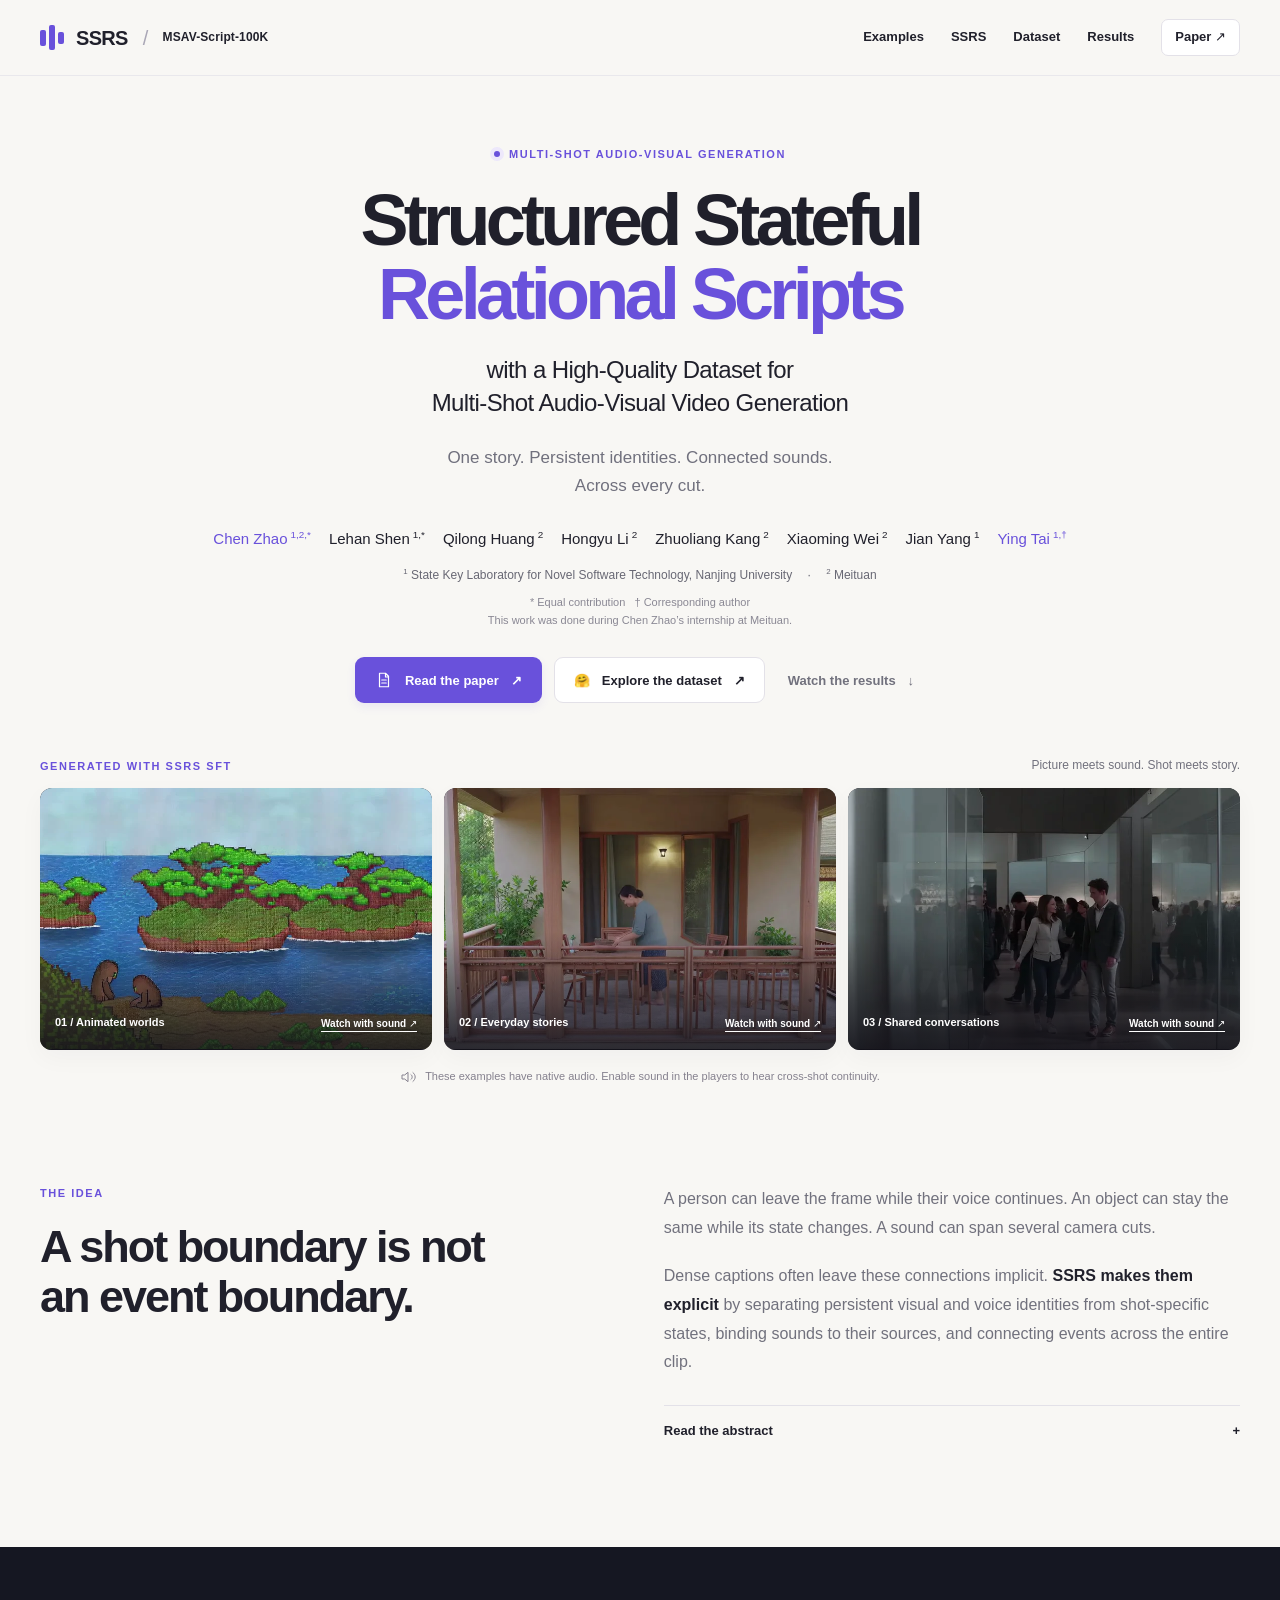
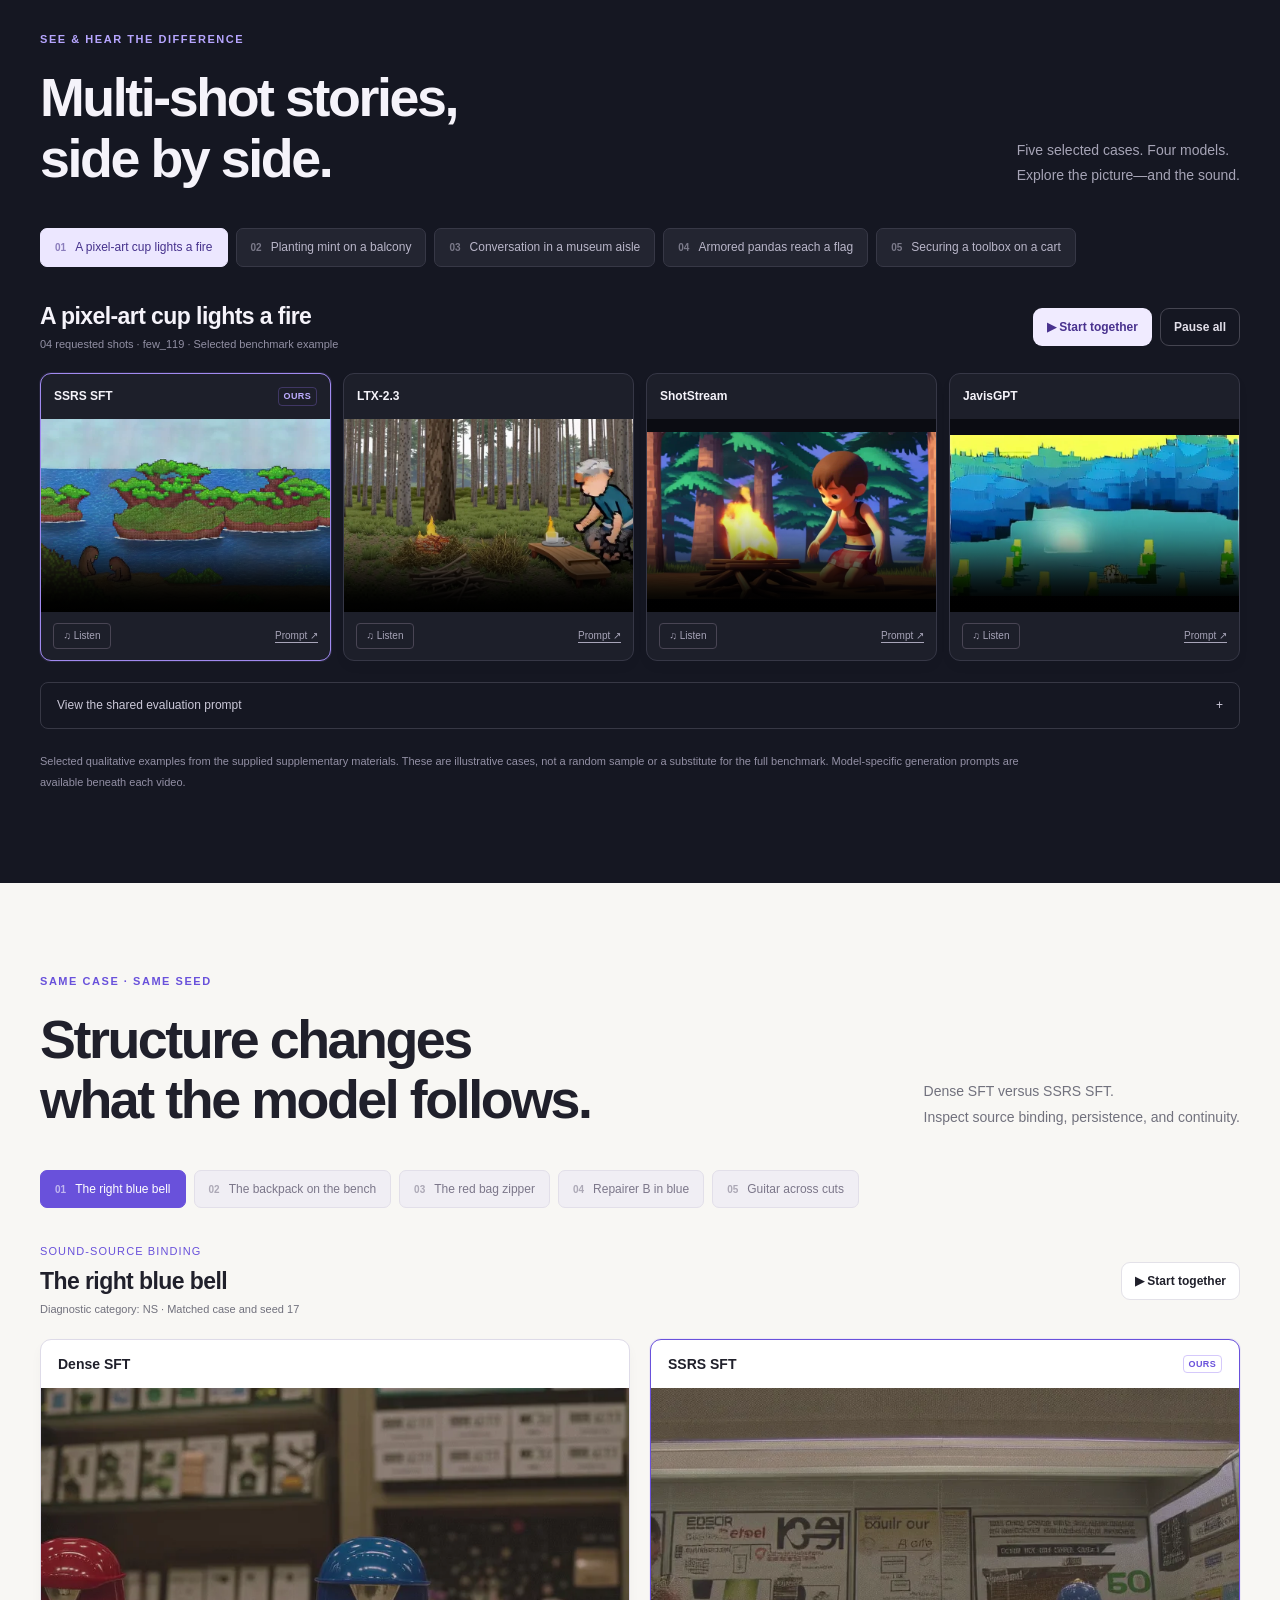
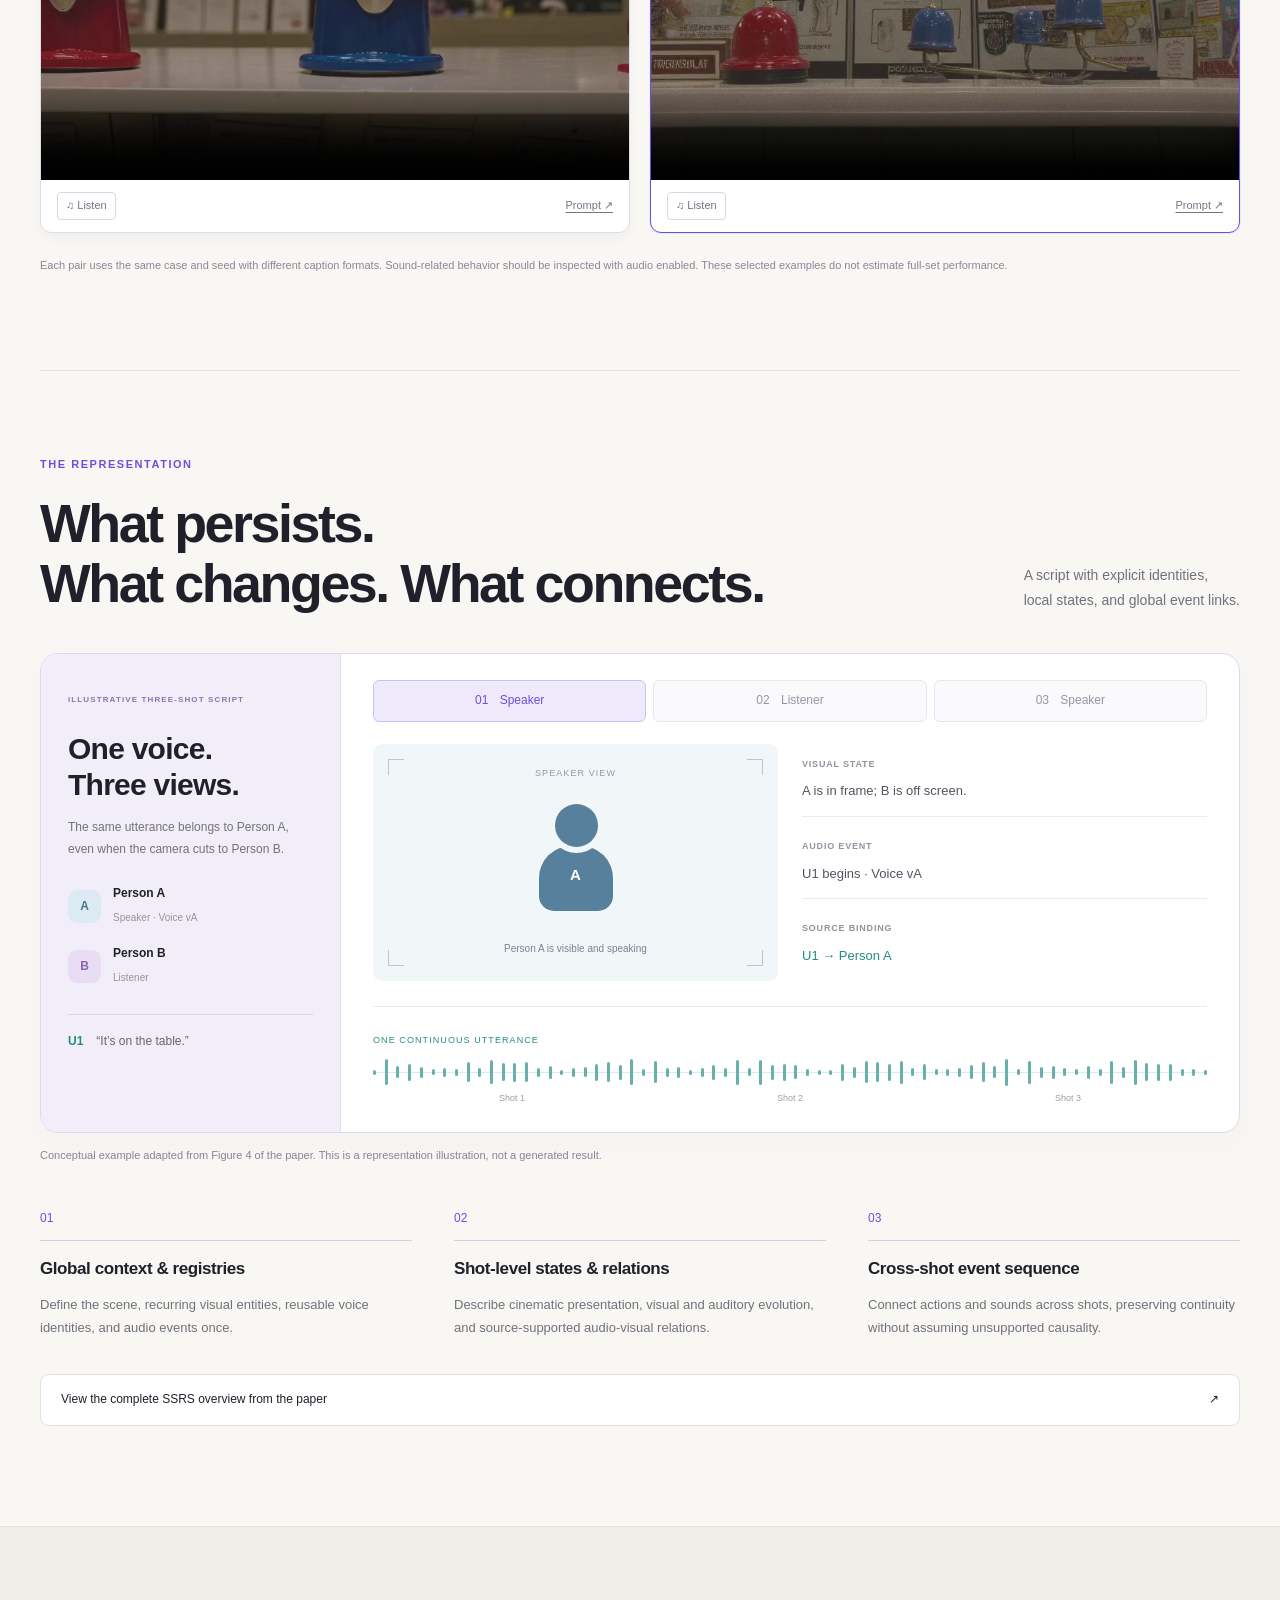
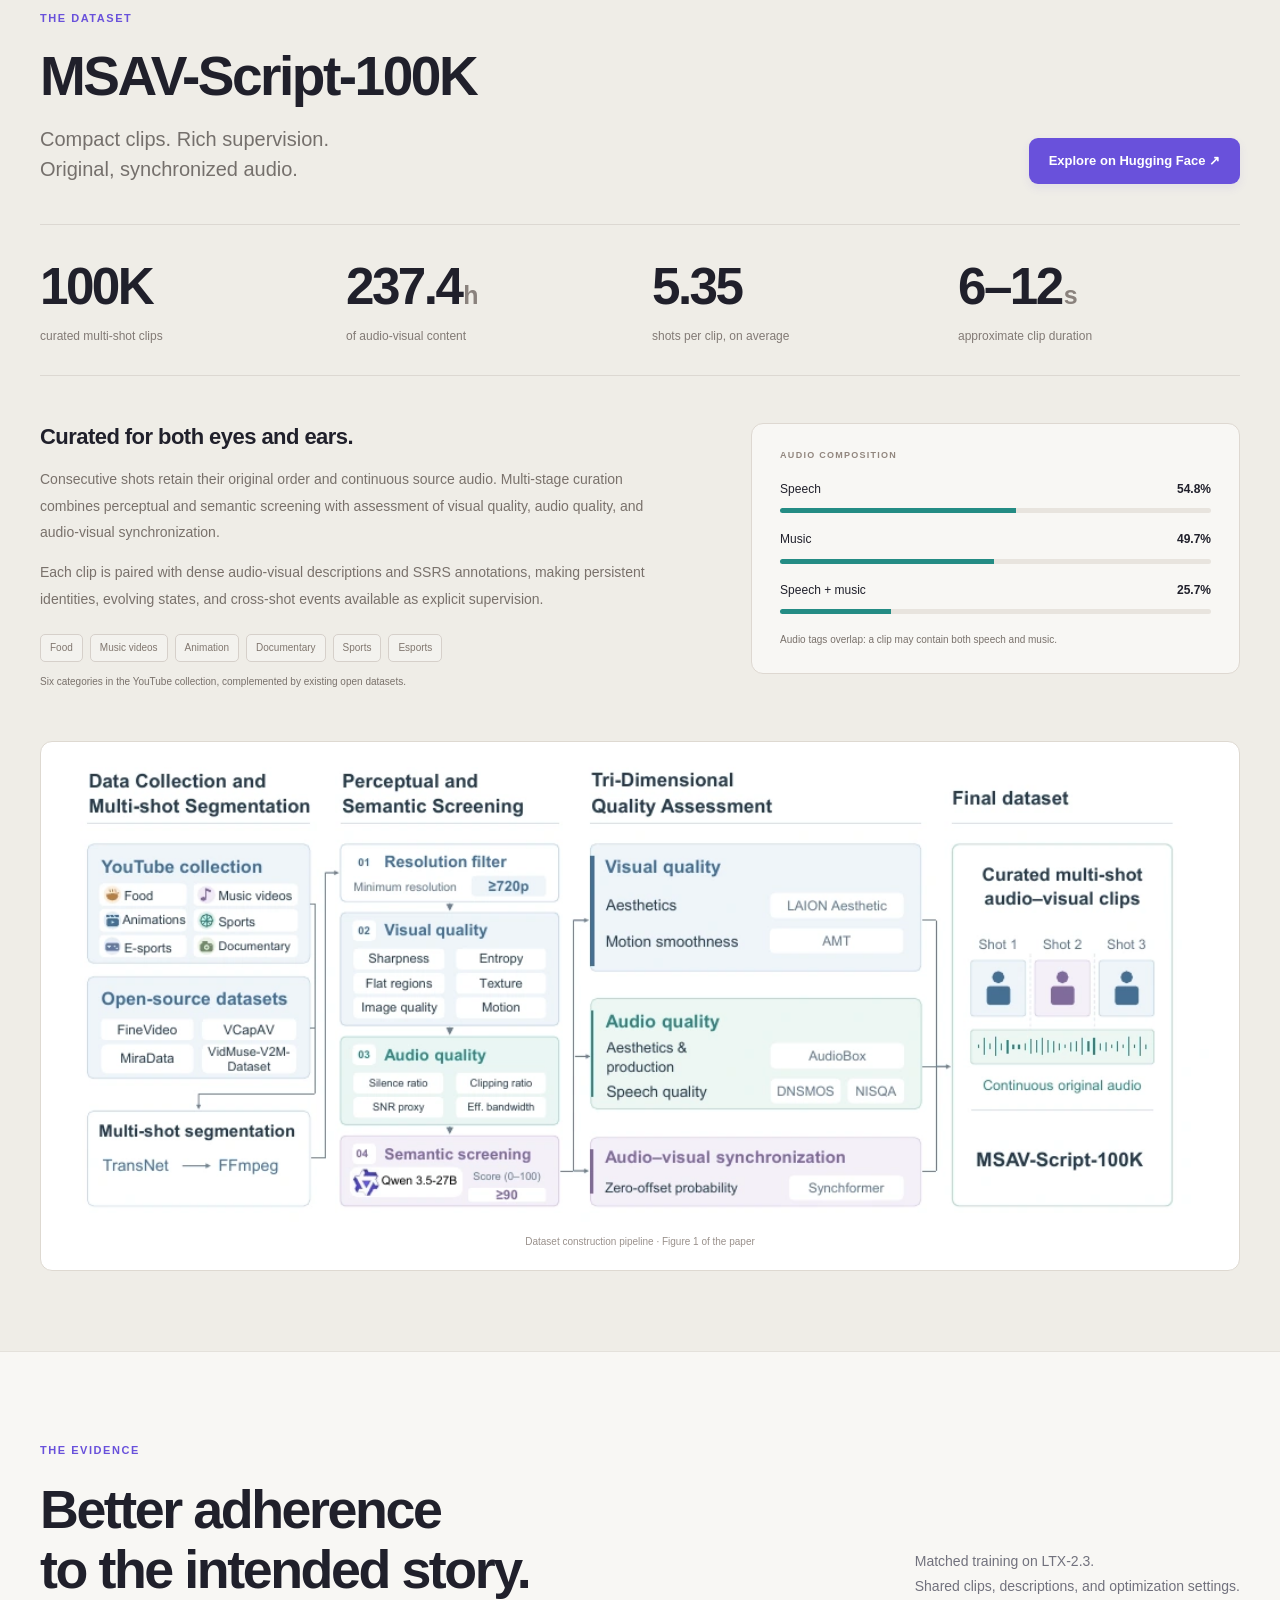
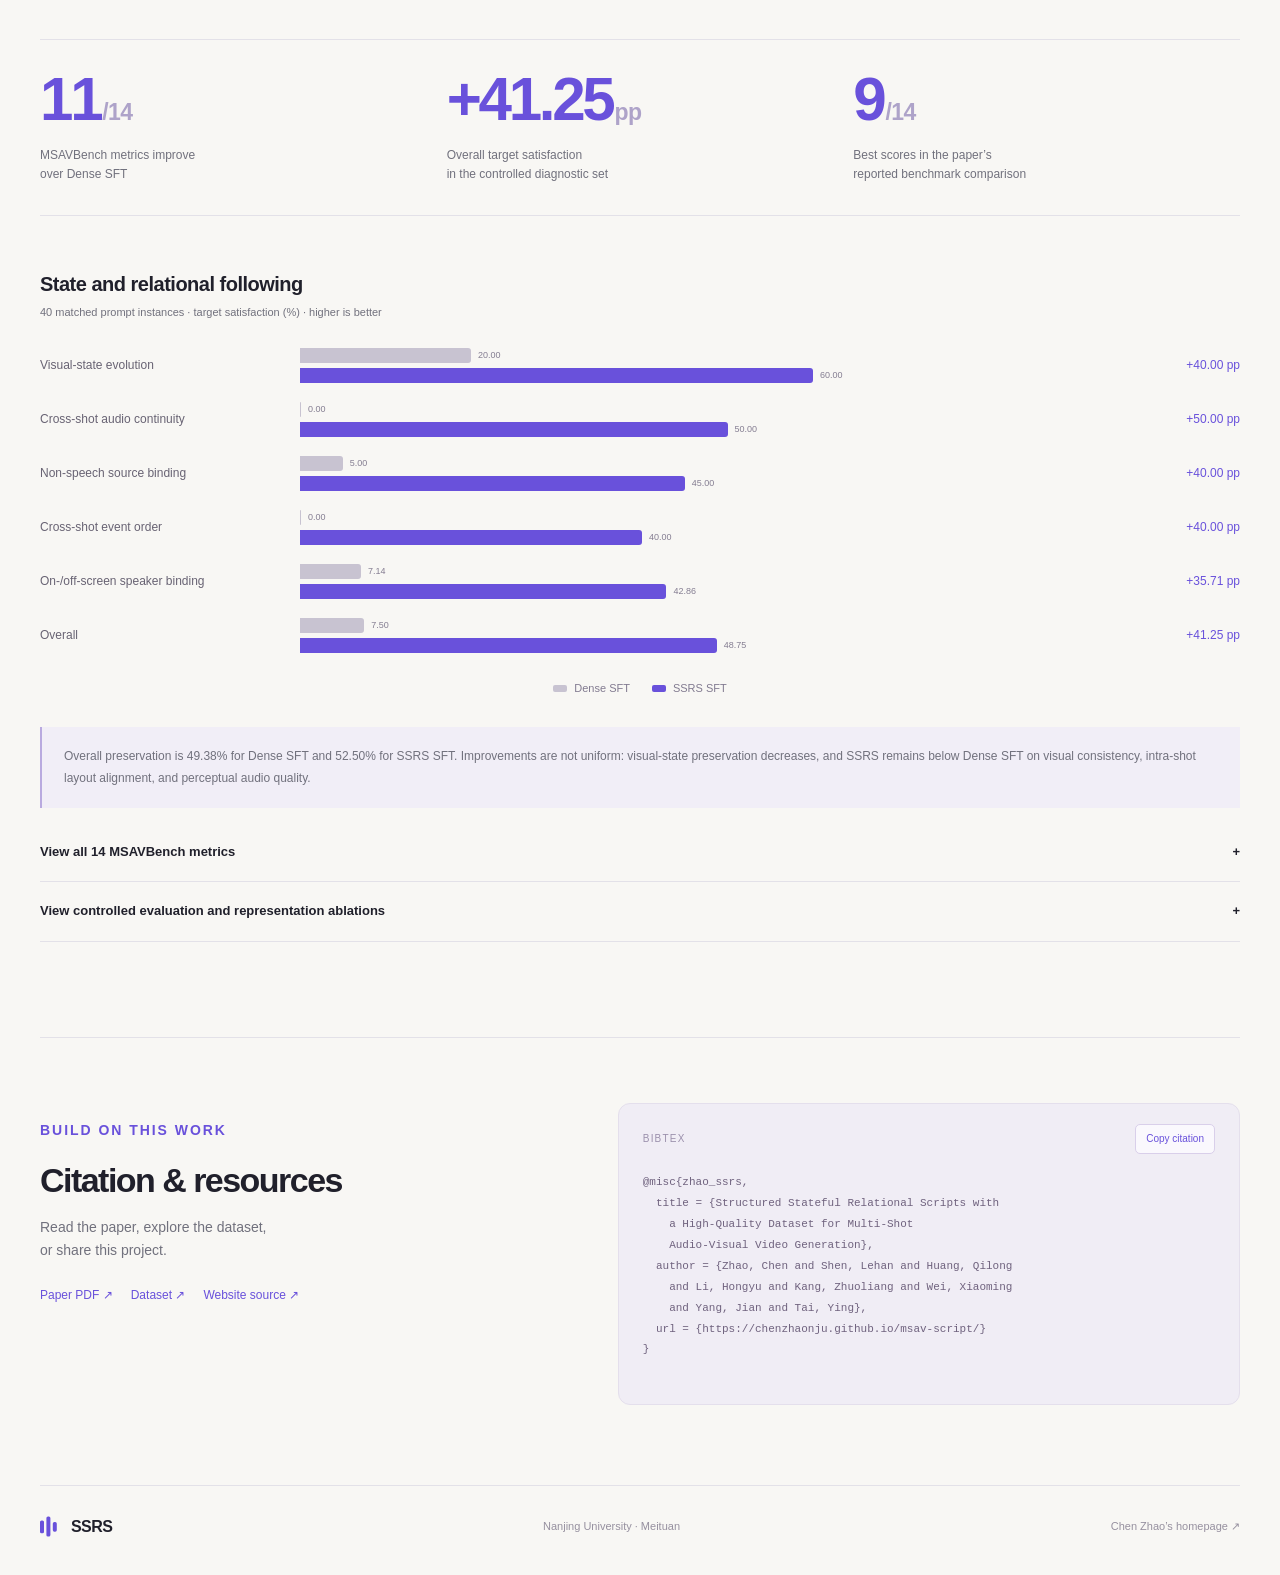
<file: msav-script/index.html>
<!doctype html>
<html lang="en">
<head>
  <meta charset="utf-8">
  <meta name="viewport" content="width=device-width, initial-scale=1">
  <meta name="description" content="Structured Stateful Relational Scripts (SSRS) and MSAV-Script-100K: persistent identities, evolving states, and connected sounds for multi-shot audio-visual video generation.">
  <meta name="theme-color" content="#f8f7f4">
  <meta property="og:title" content="SSRS · MSAV-Script-100K">
  <meta property="og:description" content="One story, across every cut. Structured supervision and 100K native multi-shot audio-visual clips.">
  <meta property="og:type" content="website">
  <meta property="og:url" content="https://chenzhaonju.github.io/msav-script/">
  <meta property="og:image" content="https://chenzhaonju.github.io/msav-script/assets/social-preview.jpg">
  <meta name="twitter:card" content="summary_large_image">
  <link rel="canonical" href="https://chenzhaonju.github.io/msav-script/">
  <link rel="icon" type="image/svg+xml" href="assets/favicon.svg">
  <link rel="stylesheet" href="styles.css">
  <script src="site.js" defer></script>
  <title>SSRS · MSAV-Script-100K | Multi-Shot Audio-Visual Generation</title>
</head>
<body>
<a class="skip-link" href="#main">Skip to content</a>
<header class="header">
  <a class="brand" href="#top" aria-label="SSRS home"><span class="brand-mark" aria-hidden="true"><i></i><i></i><i></i></span>SSRS<span class="brand-divider">/</span><span class="brand-sub">MSAV-Script-100K</span></a>
  <nav aria-label="Project navigation"><a href="#examples">Examples</a><a href="#representation">SSRS</a><a href="#dataset">Dataset</a><a href="#results">Results</a><a class="nav-paper" href="assets/paper.pdf" target="_blank" rel="noopener">Paper ↗</a></nav>
</header>
<main id="main">
<section class="hero section-shell" id="top" aria-labelledby="paper-title">
  <div class="eyebrow"><span class="status-dot"></span> MULTI-SHOT AUDIO-VISUAL GENERATION</div>
  <h1 id="paper-title">Structured Stateful<br><span>Relational Scripts</span><small>with a High-Quality Dataset for<br class="desktop-break"> Multi-Shot Audio-Visual Video Generation</small></h1>
  <p class="hero-line">One story. Persistent identities. Connected sounds.<br>Across every cut.</p>
  <div class="authors">
    <a href="https://chenzhaonju.github.io/">Chen Zhao<sup>1,2,*</sup></a><span>Lehan Shen<sup>1,*</sup></span><span>Qilong Huang<sup>2</sup></span><span>Hongyu Li<sup>2</sup></span><span>Zhuoliang Kang<sup>2</sup></span><span>Xiaoming Wei<sup>2</sup></span><span>Jian Yang<sup>1</sup></span><a href="https://tyshiwo.github.io/">Ying Tai<sup>1,†</sup></a>
  </div>
  <p class="affiliations"><sup>1</sup> State Key Laboratory for Novel Software Technology, Nanjing University <span>·</span> <sup>2</sup> Meituan</p>
  <p class="author-note">* Equal contribution &nbsp; † Corresponding author<br>This work was done during Chen Zhao’s internship at Meituan.</p>
  <div class="resource-links"><a class="button primary" href="assets/paper.pdf" target="_blank" rel="noopener"><svg viewBox="0 0 24 24" aria-hidden="true"><path d="M6 3h8l4 4v14H6zM14 3v5h4M9 12h6M9 16h6"/></svg>Read the paper<span>↗</span></a><a class="button secondary" href="https://huggingface.co/datasets/shenlehan/MSAV-Script-100K" target="_blank" rel="noopener"><span aria-hidden="true">🤗</span>Explore the dataset<span>↗</span></a><a class="button text-button" href="#examples">Watch the results<span>↓</span></a></div>
</section>

<section class="showreel section-shell" aria-label="Featured generated videos">
  <div class="showreel-caption"><span class="mini-label">GENERATED WITH SSRS SFT</span><span>Picture meets sound. Shot meets story.</span></div>
  <div class="film-strip">
    <article class="feature-film"><video class="preview-video" data-src="videos/pixel-fire-ssrs.mp4" poster="posters/pixel-fire-ssrs.webp" muted loop playsinline preload="none" aria-label="SSRS generation: a pixel-art cup lights a fire"></video><div class="film-overlay"><span>01 / Animated worlds</span><button class="watch-feature" data-case="pixel-fire" aria-label="Explore the pixel-art fire example">Watch with sound ↗</button></div></article>
    <article class="feature-film"><video class="preview-video" data-src="videos/balcony-mint-ssrs.mp4" poster="posters/balcony-mint-ssrs.webp" muted loop playsinline preload="none" aria-label="SSRS generation: planting mint on a balcony"></video><div class="film-overlay"><span>02 / Everyday stories</span><button class="watch-feature" data-case="balcony-mint" aria-label="Explore the balcony gardening example">Watch with sound ↗</button></div></article>
    <article class="feature-film"><video class="preview-video" data-src="videos/museum-dialogue-ssrs.mp4" poster="posters/museum-dialogue-ssrs.webp" muted loop playsinline preload="none" aria-label="SSRS generation: a conversation in a museum"></video><div class="film-overlay"><span>03 / Shared conversations</span><button class="watch-feature" data-case="museum-dialogue" aria-label="Explore the museum dialogue example">Watch with sound ↗</button></div></article>
  </div>
  <div class="sound-line"><svg viewBox="0 0 24 24" aria-hidden="true"><path d="M3 9h4l5-4v14l-5-4H3zM16 8c3 2 3 6 0 8M19 5c5 4 5 10 0 14"/></svg>These examples have native audio. Enable sound in the players to hear cross-shot continuity.</div>
</section>

<section class="intro section-shell" aria-labelledby="intro-title">
  <div class="section-intro"><p class="eyebrow">THE IDEA</p><h2 id="intro-title">A shot boundary is not<br>an event boundary.</h2></div>
  <div class="intro-copy"><p>A person can leave the frame while their voice continues. An object can stay the same while its state changes. A sound can span several camera cuts.</p><p>Dense captions often leave these connections implicit. <strong>SSRS makes them explicit</strong> by separating persistent visual and voice identities from shot-specific states, binding sounds to their sources, and connecting events across the entire clip.</p><details class="abstract"><summary>Read the abstract <span>+</span></summary><p>Coherent multi-shot audio-visual video generation requires maintaining consistent identities while depicting evolving states and coordinating sounds across shot boundaries. Although dense captions describe individual shots in detail, they rarely specify which entities persist, how their states change, or which entities and actions produce sounds. To address this limitation, we propose Structured Stateful Relational Scripts (SSRS), a textual supervision representation that separates persistent entity and voice identities from shot-specific visual and auditory states. SSRS explicitly encodes sound-source bindings and temporal relations, while a global audio-visual event sequence connects local actions and sounds, including events that continue across shot boundaries. We further introduce MSAV-Script-100K, a large-scale dataset of curated multi-shot audio-visual videos paired with detailed SSRS annotations, enabling models to learn identity persistence, state transitions, and event continuity from structured supervision. Experiments demonstrate improvements in cross-shot consistency, adherence to specified state changes, and audio-visual alignment, highlighting the effectiveness of our SSRS and MSAV-Script-100K for coherent multi-shot audio-visual generation.</p></details></div>
</section>

<section class="examples dark-section" id="examples" aria-labelledby="examples-title">
  <div class="section-shell"><div class="section-top"><div><p class="eyebrow">SEE & HEAR THE DIFFERENCE</p><h2 id="examples-title">Multi-shot stories,<br>side by side.</h2></div><p>Five selected cases. Four models.<br>Explore the picture—and the sound.</p></div>
  <div id="case-tabs" class="case-tabs" role="tablist" aria-label="Choose a generation example"></div>
  <div id="qualitative-panel" role="tabpanel" tabindex="0"><div class="viewer-heading"><div><h3 id="case-title">Loading examples…</h3><p id="case-meta"></p></div><div class="viewer-actions"><button id="play-comparison" class="button small light">▶ Start together</button><button id="pause-comparison" class="button small ghost">Pause all</button></div></div><div id="comparison-videos" class="comparison-grid"></div><details class="prompt-box"><summary>View the shared evaluation prompt <span>+</span></summary><p id="case-description"></p></details></div>
  <p class="selection-note">Selected qualitative examples from the supplied supplementary materials. These are illustrative cases, not a random sample or a substitute for the full benchmark. Model-specific generation prompts are available beneath each video.</p>
  <p id="player-status" class="player-status" role="status" aria-live="polite"></p>
  </div>
</section>

<section class="section-shell controlled" id="controlled" aria-labelledby="controlled-title">
  <div class="section-top"><div><p class="eyebrow">SAME CASE · SAME SEED</p><h2 id="controlled-title">Structure changes<br>what the model follows.</h2></div><p>Dense SFT versus SSRS SFT.<br>Inspect source binding, persistence, and continuity.</p></div>
  <div id="control-tabs" class="case-tabs light-tabs" role="tablist" aria-label="Choose a controlled comparison"></div>
  <div id="controlled-panel" role="tabpanel" tabindex="0"><div class="viewer-heading"><div><span id="control-category" class="category-label"></span><h3 id="control-title">Loading comparisons…</h3><p id="control-meta"></p></div><button id="play-controlled" class="button small secondary">▶ Start together</button></div><div id="controlled-videos" class="controlled-grid"></div></div>
  <p class="selection-note">Each pair uses the same case and seed with different caption formats. Sound-related behavior should be inspected with audio enabled. These selected examples do not estimate full-set performance.</p>
</section>

<section class="representation section-shell" id="representation" aria-labelledby="representation-title">
  <div class="section-top"><div><p class="eyebrow">THE REPRESENTATION</p><h2 id="representation-title">What persists.<br>What changes. What connects.</h2></div><p>A script with explicit identities,<br>local states, and global event links.</p></div>
  <div class="script-demo"><div class="script-sidebar"><span class="mini-label">ILLUSTRATIVE THREE-SHOT SCRIPT</span><h3>One voice.<br>Three views.</h3><p>The same utterance belongs to Person A, even when the camera cuts to Person B.</p><div class="registry-item"><span class="entity-dot person-a">A</span><div><strong>Person A</strong><small>Speaker · Voice vA</small></div></div><div class="registry-item"><span class="entity-dot person-b">B</span><div><strong>Person B</strong><small>Listener</small></div></div><div class="utterance">U1 <span>“It’s on the table.”</span></div></div><div class="script-stage"><div class="shot-selector" role="tablist" aria-label="Illustrative shot"><button role="tab" aria-selected="true" aria-controls="shot-demo-panel" id="shot-tab-0" data-shot="0">01 <span>Speaker</span></button><button role="tab" aria-selected="false" aria-controls="shot-demo-panel" id="shot-tab-1" tabindex="-1" data-shot="1">02 <span>Listener</span></button><button role="tab" aria-selected="false" aria-controls="shot-demo-panel" id="shot-tab-2" tabindex="-1" data-shot="2">03 <span>Speaker</span></button></div><div class="shot-demo-panel" id="shot-demo-panel" role="tabpanel" aria-labelledby="shot-tab-0"><div id="shot-visual" class="shot-visual"><div class="camera-corner tl"></div><div class="camera-corner tr"></div><div class="camera-corner bl"></div><div class="camera-corner br"></div><span class="frame-label">SPEAKER VIEW</span><div class="person-icon person-a"><span>A</span></div><span class="frame-state" id="frame-state">Person A is visible and speaking</span></div><div class="state-rows"><div><span>VISUAL STATE</span><p id="visual-state">A is in frame; B is off screen.</p></div><div><span>AUDIO EVENT</span><p id="audio-state">U1 begins · Voice vA</p></div><div><span>SOURCE BINDING</span><p>U1 → Person A</p></div></div></div><div class="continuity-track"><span class="track-label">ONE CONTINUOUS UTTERANCE</span><div class="waveform" aria-hidden="true"></div><div class="track-shots"><span>Shot 1</span><span>Shot 2</span><span>Shot 3</span></div></div></div></div>
  <p class="figure-caption">Conceptual example adapted from Figure 4 of the paper. This is a representation illustration, not a generated result.</p>
  <div class="representation-details"><div><span class="step-number">01</span><h3>Global context & registries</h3><p>Define the scene, recurring visual entities, reusable voice identities, and audio events once.</p></div><div><span class="step-number">02</span><h3>Shot-level states & relations</h3><p>Describe cinematic presentation, visual and auditory evolution, and source-supported audio-visual relations.</p></div><div><span class="step-number">03</span><h3>Cross-shot event sequence</h3><p>Connect actions and sounds across shots, preserving continuity without assuming unsupported causality.</p></div></div>
  <details class="paper-figure"><summary>View the complete SSRS overview from the paper <span>↗</span></summary><a href="assets/ssrs-overview.webp" target="_blank" rel="noopener"><img src="assets/ssrs-overview.webp" alt="Figure 4: global context and shared registries, shot-level states and relations, and a global audio-visual event sequence" loading="lazy" width="1000" height="760"></a></details>
</section>

<section class="dataset-section" id="dataset" aria-labelledby="dataset-title"><div class="section-shell"><div class="section-top"><div><p class="eyebrow">THE DATASET</p><h2 id="dataset-title">MSAV-Script-100K</h2><p class="dataset-subtitle">Compact clips. Rich supervision.<br>Original, synchronized audio.</p></div><a class="button primary" href="https://huggingface.co/datasets/shenlehan/MSAV-Script-100K" target="_blank" rel="noopener">Explore on Hugging Face ↗</a></div>
  <div class="dataset-stats"><div><strong>100K</strong><span>curated multi-shot clips</span></div><div><strong>237.4<span>h</span></strong><span>of audio-visual content</span></div><div><strong>5.35</strong><span>shots per clip, on average</span></div><div><strong>6–12<span>s</span></strong><span>approximate clip duration</span></div></div>
  <div class="dataset-body"><div><h3>Curated for both eyes and ears.</h3><p>Consecutive shots retain their original order and continuous source audio. Multi-stage curation combines perceptual and semantic screening with assessment of visual quality, audio quality, and audio-visual synchronization.</p><p>Each clip is paired with dense audio-visual descriptions and SSRS annotations, making persistent identities, evolving states, and cross-shot events available as explicit supervision.</p><div class="source-tags"><span>Food</span><span>Music videos</span><span>Animation</span><span>Documentary</span><span>Sports</span><span>Esports</span></div><p class="small-note">Six categories in the YouTube collection, complemented by existing open datasets.</p></div><div class="audio-composition"><span class="mini-label">AUDIO COMPOSITION</span><div><span>Speech</span><strong>54.8%</strong><i style="--bar-width:54.8%"></i></div><div><span>Music</span><strong>49.7%</strong><i style="--bar-width:49.7%"></i></div><div><span>Speech + music</span><strong>25.7%</strong><i style="--bar-width:25.7%"></i></div><p>Audio tags overlap: a clip may contain both speech and music.</p></div></div>
  <figure class="dataset-pipeline"><a href="assets/dataset-construction.webp" target="_blank" rel="noopener"><img src="assets/dataset-construction.webp" alt="Figure 1: data collection and multi-shot segmentation, perceptual and semantic screening, and visual, audio, and synchronization quality assessment" width="1000" height="400" loading="lazy"></a><figcaption>Dataset construction pipeline · Figure 1 of the paper</figcaption></figure>
</div></section>

<section class="section-shell results" id="results" aria-labelledby="results-title"><div class="section-top"><div><p class="eyebrow">THE EVIDENCE</p><h2 id="results-title">Better adherence<br>to the intended story.</h2></div><p>Matched training on LTX-2.3.<br>Shared clips, descriptions, and optimization settings.</p></div>
  <div class="result-highlights"><div><strong>11<span>/14</span></strong><p>MSAVBench metrics improve<br>over Dense SFT</p></div><div><strong>+41.25<span>pp</span></strong><p>Overall target satisfaction<br>in the controlled diagnostic set</p></div><div><strong>9<span>/14</span></strong><p>Best scores in the paper’s<br>reported benchmark comparison</p></div></div>
  <div class="results-heading"><h3>State and relational following</h3><p>40 matched prompt instances · target satisfaction (%) · higher is better</p></div>
  <div id="target-chart" class="target-chart" aria-label="Target satisfaction: Dense SFT versus SSRS SFT"></div><div class="chart-key"><span><i class="dense-key"></i>Dense SFT</span><span><i class="ssrs-key"></i>SSRS SFT</span></div>
  <p class="results-caveat">Overall preservation is 49.38% for Dense SFT and 52.50% for SSRS SFT. Improvements are not uniform: visual-state preservation decreases, and SSRS remains below Dense SFT on visual consistency, intra-shot layout alignment, and perceptual audio quality.</p>
  <details class="results-table"><summary>View all 14 MSAVBench metrics <span>+</span></summary><p>150-prompt short-video T2AV subset. All scores are normalized to [0, 1]; higher is better. Values are reproduced from Table 1.</p><div class="table-scroll" tabindex="0" role="region" aria-label="Scrollable MSAVBench results table"><table id="benchmark-table"></table></div></details>
  <details class="results-table"><summary>View controlled evaluation and representation ablations <span>+</span></summary><div class="table-scroll" tabindex="0" role="region" aria-label="Controlled evaluation results"><table id="controlled-table"></table></div><p>Target satisfaction (T) and preservation (P) are percentages, reproduced from Table 2.</p><div class="table-scroll" tabindex="0" role="region" aria-label="Representation ablation results"><table id="ablation-table"></table></div><p>Ablation scores are normalized to [0, 1], reproduced from Table 3.</p></details>
</section>

<section class="section-shell citation-section" id="citation" aria-labelledby="citation-title"><div><p class="eyebrow">BUILD ON THIS WORK</p><h2 id="citation-title">Citation & resources</h2><p>Read the paper, explore the dataset,<br>or share this project.</p><div class="citation-links"><a href="assets/paper.pdf" target="_blank" rel="noopener">Paper PDF ↗</a><a href="https://huggingface.co/datasets/shenlehan/MSAV-Script-100K" target="_blank" rel="noopener">Dataset ↗</a><a href="https://github.com/ChenzhaoNju/ChenzhaoNju.github.io/tree/main/msav-script" target="_blank" rel="noopener">Website source ↗</a></div></div><div class="bibtex-box"><div><span>BIBTEX</span><button id="copy-citation">Copy citation</button></div><pre id="bibtex">@misc{zhao_ssrs,
  title = {Structured Stateful Relational Scripts with
    a High-Quality Dataset for Multi-Shot
    Audio-Visual Video Generation},
  author = {Zhao, Chen and Shen, Lehan and Huang, Qilong
    and Li, Hongyu and Kang, Zhuoliang and Wei, Xiaoming
    and Yang, Jian and Tai, Ying},
  url = {https://chenzhaonju.github.io/msav-script/}
}</pre><p id="copy-status" role="status" aria-live="polite"></p></div></section>
</main>
<footer class="footer section-shell"><a class="brand" href="#top"><span class="brand-mark" aria-hidden="true"><i></i><i></i><i></i></span>SSRS</a><p>Nanjing University · Meituan</p><a href="https://chenzhaonju.github.io/">Chen Zhao’s homepage ↗</a></footer>
<noscript><p class="noscript-note">Enable JavaScript to switch video comparisons and explore the interactive script. The paper and dataset links remain available.</p></noscript>
</body>
</html>
</file>
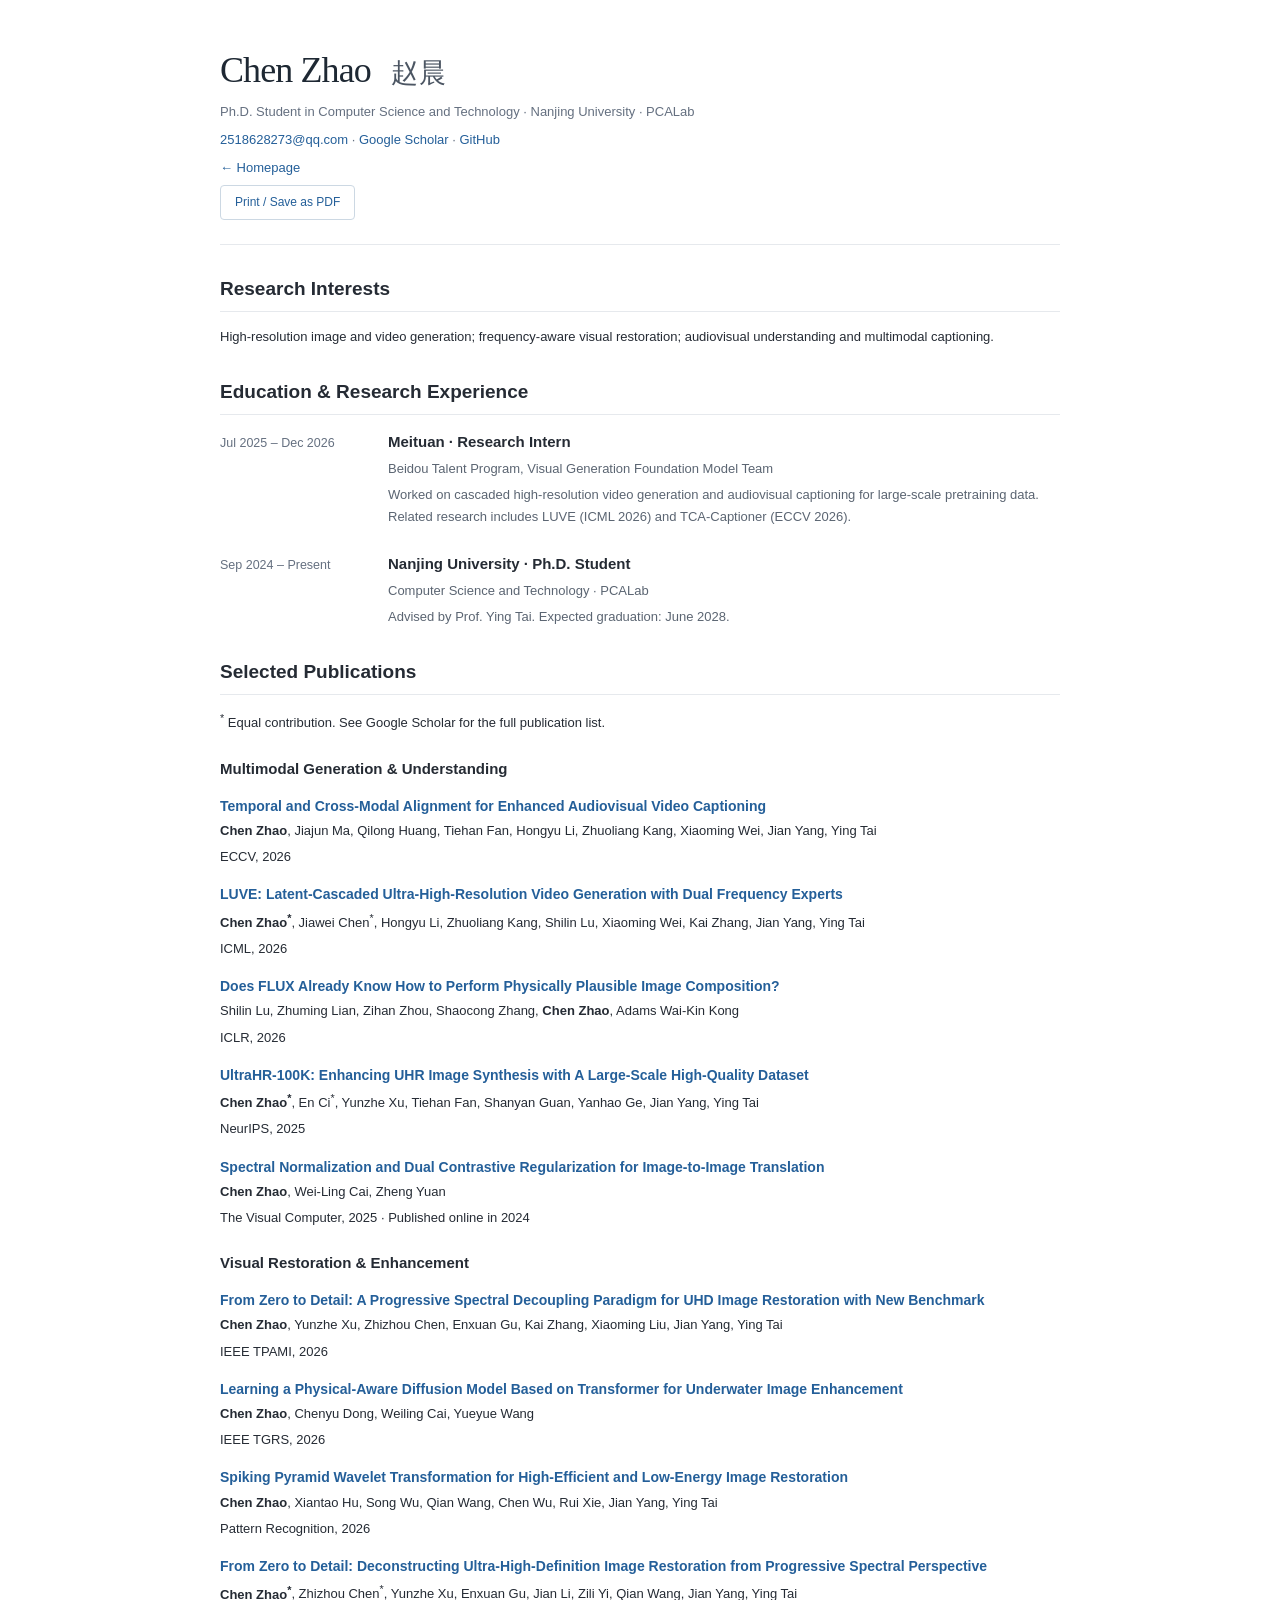
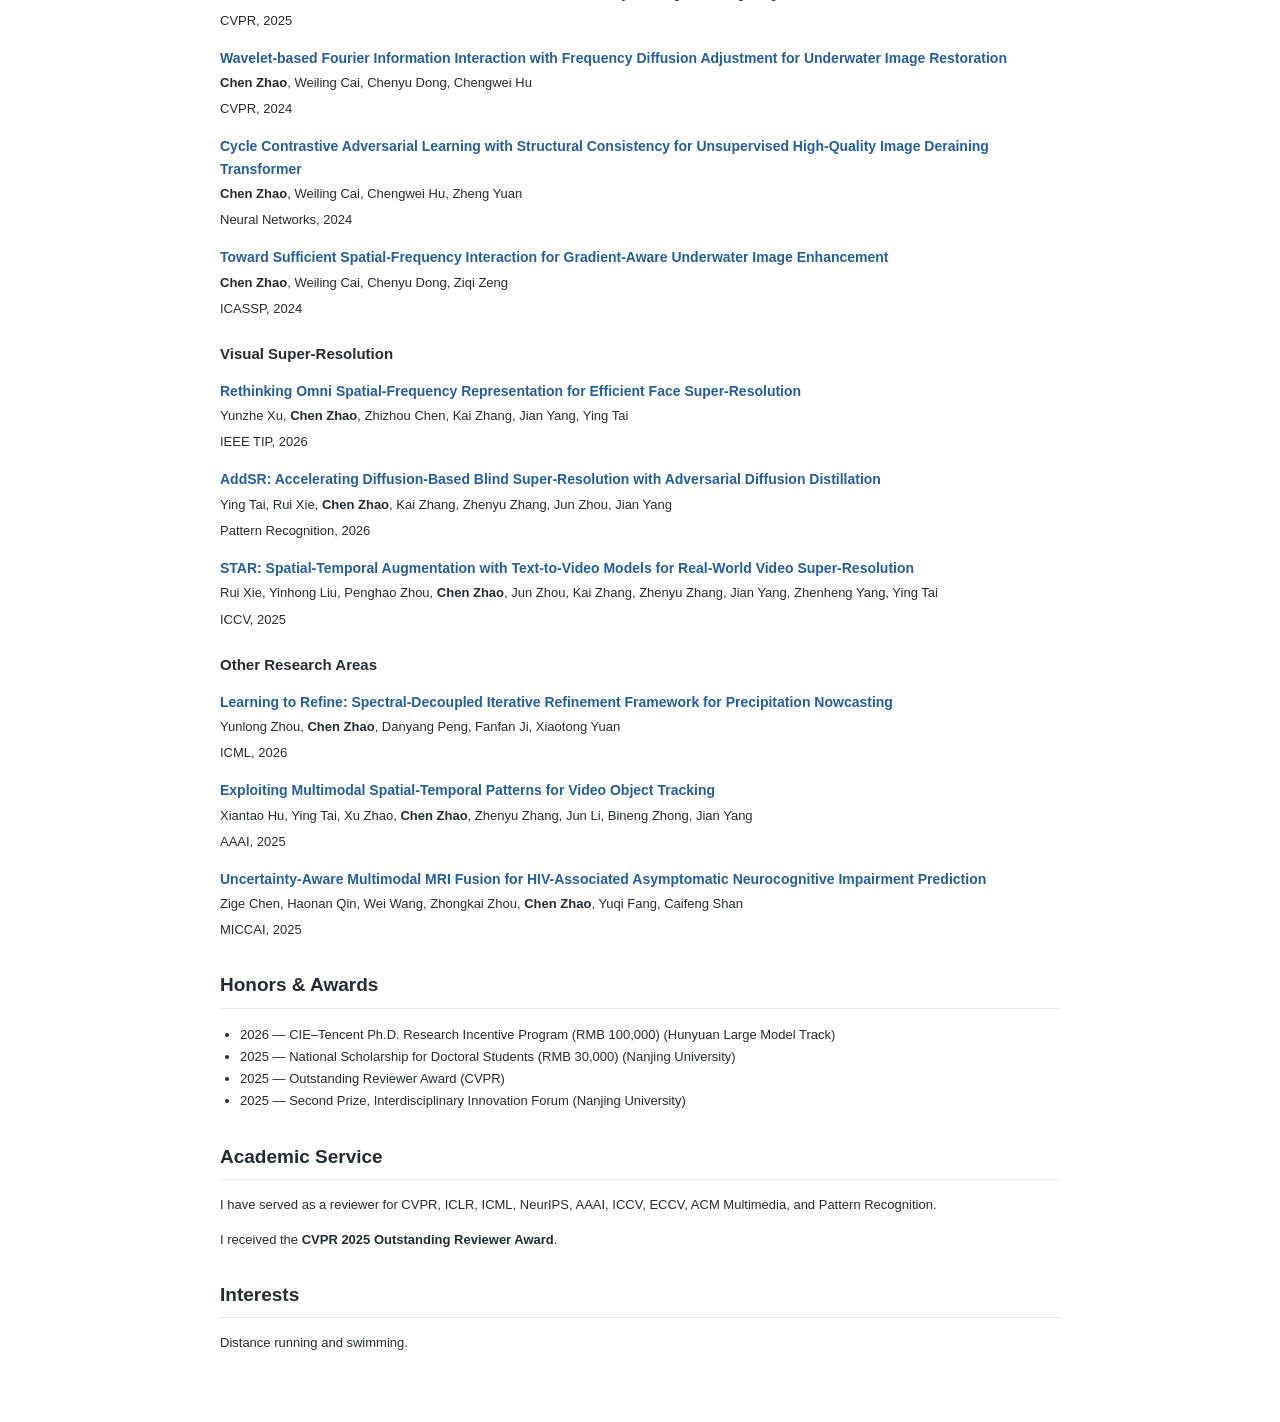
<file: cv.html>
<!doctype html>
<html lang="en">
<head>
  <meta charset="utf-8">
  <meta name="viewport" content="width=device-width, initial-scale=1">
  <meta name="description" content="Academic CV of Chen Zhao, Ph.D. student at Nanjing University.">
  <meta name="theme-color" content="#ffffff">
  <meta property="og:title" content="Chen Zhao · Academic CV">
  <meta property="og:description" content="Academic CV of Chen Zhao, Ph.D. student at Nanjing University.">
  <meta property="og:type" content="website">
  <title>Chen Zhao · Academic CV</title>
  <link rel="icon" href="assets/favicon.svg" type="image/svg+xml">
  <link rel="stylesheet" href="styles.css">
  <script src="site.js" defer></script>
</head>
<body><main class="cv-page"><header class="cv-header"><h1>Chen Zhao <span class="name-cn" lang="zh-CN">赵晨</span></h1>
<p>Ph.D. Student in Computer Science and Technology · Nanjing University · PCALab</p>
<p><a href="mailto:2518628273@qq.com">2518628273@qq.com</a> · <a href="https://scholar.google.com/citations?hl=en&amp;user=Uhp3JKgAAAAJ" target="_blank" rel="noopener noreferrer">Google Scholar</a> · <a href="https://github.com/ChenzhaoNju" target="_blank" rel="noopener noreferrer">GitHub</a></p>
<p><a href="index.html">← Homepage</a></p><button class="print-button" id="print-cv">Print / Save as PDF</button></header>
<section class="cv-section"><h2>Research Interests</h2><p>High-resolution image and video generation; frequency-aware visual restoration; audiovisual understanding and multimodal captioning.</p></section>
<section class="cv-section"><h2>Education &amp; Research Experience</h2><div class="experience-list"><article class="experience-item">
  <div class="date-range">Jul 2025 – Dec 2026</div>
  <div><h3>Meituan · Research Intern</h3><p>Beidou Talent Program, Visual Generation Foundation Model Team</p>
  <p>Worked on cascaded high-resolution video generation and audiovisual captioning for large-scale pretraining data.
  Related research includes LUVE (ICML 2026) and TCA-Captioner (ECCV 2026).</p></div>
</article>
<article class="experience-item">
  <div class="date-range">Sep 2024 – Present</div>
  <div><h3>Nanjing University · Ph.D. Student</h3><p>Computer Science and Technology · PCALab</p>
  <p>Advised by Prof. Ying Tai. Expected graduation: June 2028.</p></div>
</article></div></section>
<section class="cv-section"><h2>Selected Publications</h2><p><sup>*</sup> Equal contribution. See Google Scholar for the full publication list.</p><div class="cv-publication-group"><h3>Multimodal Generation &amp; Understanding</h3><article class="cv-entry"><h4><a href="https://arxiv.org/abs/2607.01667" target="_blank" rel="noopener noreferrer">Temporal and Cross-Modal Alignment for Enhanced Audiovisual Video Captioning</a></h4><p><strong>Chen Zhao</strong>, Jiajun Ma, Qilong Huang, Tiehan Fan, Hongyu Li, Zhuoliang Kang, Xiaoming Wei, Jian Yang, Ying Tai</p><p>ECCV, 2026</p></article>
<article class="cv-entry"><h4><a href="https://arxiv.org/abs/2602.11564" target="_blank" rel="noopener noreferrer">LUVE: Latent-Cascaded Ultra-High-Resolution Video Generation with Dual Frequency Experts</a></h4><p><strong>Chen Zhao<sup>*</sup></strong>, Jiawei Chen<sup>*</sup>, Hongyu Li, Zhuoliang Kang, Shilin Lu, Xiaoming Wei, Kai Zhang, Jian Yang, Ying Tai</p><p>ICML, 2026</p></article>
<article class="cv-entry"><h4><a href="https://arxiv.org/abs/2509.21278" target="_blank" rel="noopener noreferrer">Does FLUX Already Know How to Perform Physically Plausible Image Composition?</a></h4><p>Shilin Lu, Zhuming Lian, Zihan Zhou, Shaocong Zhang, <strong>Chen Zhao</strong>, Adams Wai-Kin Kong</p><p>ICLR, 2026</p></article>
<article class="cv-entry"><h4><a href="https://arxiv.org/abs/2510.20661" target="_blank" rel="noopener noreferrer">UltraHR-100K: Enhancing UHR Image Synthesis with A Large-Scale High-Quality Dataset</a></h4><p><strong>Chen Zhao<sup>*</sup></strong>, En Ci<sup>*</sup>, Yunzhe Xu, Tiehan Fan, Shanyan Guan, Yanhao Ge, Jian Yang, Ying Tai</p><p>NeurIPS, 2025</p></article>
<article class="cv-entry"><h4><a href="https://doi.org/10.1007/s00371-024-03314-5" target="_blank" rel="noopener noreferrer">Spectral Normalization and Dual Contrastive Regularization for Image-to-Image Translation</a></h4><p><strong>Chen Zhao</strong>, Wei-Ling Cai, Zheng Yuan</p><p>The Visual Computer, 2025 · Published online in 2024</p></article></div>
<div class="cv-publication-group"><h3>Visual Restoration &amp; Enhancement</h3><article class="cv-entry"><h4><a href="https://arxiv.org/abs/2604.15654" target="_blank" rel="noopener noreferrer">From Zero to Detail: A Progressive Spectral Decoupling Paradigm for UHD Image Restoration with New Benchmark</a></h4><p><strong>Chen Zhao</strong>, Yunzhe Xu, Zhizhou Chen, Enxuan Gu, Kai Zhang, Xiaoming Liu, Jian Yang, Ying Tai</p><p>IEEE TPAMI, 2026</p></article>
<article class="cv-entry"><h4><a href="https://doi.org/10.1109/TGRS.2026.3660483" target="_blank" rel="noopener noreferrer">Learning a Physical-Aware Diffusion Model Based on Transformer for Underwater Image Enhancement</a></h4><p><strong>Chen Zhao</strong>, Chenyu Dong, Weiling Cai, Yueyue Wang</p><p>IEEE TGRS, 2026</p></article>
<article class="cv-entry"><h4><a href="https://doi.org/10.1016/j.patcog.2026.114297" target="_blank" rel="noopener noreferrer">Spiking Pyramid Wavelet Transformation for High-Efficient and Low-Energy Image Restoration</a></h4><p><strong>Chen Zhao</strong>, Xiantao Hu, Song Wu, Qian Wang, Chen Wu, Rui Xie, Jian Yang, Ying Tai</p><p>Pattern Recognition, 2026</p></article>
<article class="cv-entry"><h4><a href="https://openaccess.thecvf.com/content/CVPR2025/html/Zhao_From_Zero_to_Detail_Deconstructing_Ultra-High-Definition_Image_Restoration_from_Progressive_CVPR_2025_paper.html" target="_blank" rel="noopener noreferrer">From Zero to Detail: Deconstructing Ultra-High-Definition Image Restoration from Progressive Spectral Perspective</a></h4><p><strong>Chen Zhao<sup>*</sup></strong>, Zhizhou Chen<sup>*</sup>, Yunzhe Xu, Enxuan Gu, Jian Li, Zili Yi, Qian Wang, Jian Yang, Ying Tai</p><p>CVPR, 2025</p></article>
<article class="cv-entry"><h4><a href="https://openaccess.thecvf.com/content/CVPR2024/papers/Zhao_Wavelet-based_Fourier_Information_Interaction_with_Frequency_Diffusion_Adjustment_for_Underwater_CVPR_2024_paper.pdf" target="_blank" rel="noopener noreferrer">Wavelet-based Fourier Information Interaction with Frequency Diffusion Adjustment for Underwater Image Restoration</a></h4><p><strong>Chen Zhao</strong>, Weiling Cai, Chenyu Dong, Chengwei Hu</p><p>CVPR, 2024</p></article>
<article class="cv-entry"><h4><a href="https://doi.org/10.1016/j.neunet.2024.106428" target="_blank" rel="noopener noreferrer">Cycle Contrastive Adversarial Learning with Structural Consistency for Unsupervised High-Quality Image Deraining Transformer</a></h4><p><strong>Chen Zhao</strong>, Weiling Cai, Chengwei Hu, Zheng Yuan</p><p>Neural Networks, 2024</p></article>
<article class="cv-entry"><h4><a href="https://arxiv.org/abs/2309.04089" target="_blank" rel="noopener noreferrer">Toward Sufficient Spatial-Frequency Interaction for Gradient-Aware Underwater Image Enhancement</a></h4><p><strong>Chen Zhao</strong>, Weiling Cai, Chenyu Dong, Ziqi Zeng</p><p>ICASSP, 2024</p></article></div>
<div class="cv-publication-group"><h3>Visual Super-Resolution</h3><article class="cv-entry"><h4><a href="https://doi.org/10.1109/TIP.2026.3730840" target="_blank" rel="noopener noreferrer">Rethinking Omni Spatial-Frequency Representation for Efficient Face Super-Resolution</a></h4><p>Yunzhe Xu, <strong>Chen Zhao</strong>, Zhizhou Chen, Kai Zhang, Jian Yang, Ying Tai</p><p>IEEE TIP, 2026</p></article>
<article class="cv-entry"><h4><a href="https://doi.org/10.1016/j.patcog.2025.113012" target="_blank" rel="noopener noreferrer">AddSR: Accelerating Diffusion-Based Blind Super-Resolution with Adversarial Diffusion Distillation</a></h4><p>Ying Tai, Rui Xie, <strong>Chen Zhao</strong>, Kai Zhang, Zhenyu Zhang, Jun Zhou, Jian Yang</p><p>Pattern Recognition, 2026</p></article>
<article class="cv-entry"><h4><a href="https://arxiv.org/abs/2501.02976" target="_blank" rel="noopener noreferrer">STAR: Spatial-Temporal Augmentation with Text-to-Video Models for Real-World Video Super-Resolution</a></h4><p>Rui Xie, Yinhong Liu, Penghao Zhou, <strong>Chen Zhao</strong>, Jun Zhou, Kai Zhang, Zhenyu Zhang, Jian Yang, Zhenheng Yang, Ying Tai</p><p>ICCV, 2025</p></article></div>
<div class="cv-publication-group"><h3>Other Research Areas</h3><article class="cv-entry"><h4><a href="https://proceedings.mlr.press/v306/zhou26bn.html" target="_blank" rel="noopener noreferrer">Learning to Refine: Spectral-Decoupled Iterative Refinement Framework for Precipitation Nowcasting</a></h4><p>Yunlong Zhou, <strong>Chen Zhao</strong>, Danyang Peng, Fanfan Ji, Xiaotong Yuan</p><p>ICML, 2026</p></article>
<article class="cv-entry"><h4><a href="https://ojs.aaai.org/index.php/AAAI/article/view/32372" target="_blank" rel="noopener noreferrer">Exploiting Multimodal Spatial-Temporal Patterns for Video Object Tracking</a></h4><p>Xiantao Hu, Ying Tai, Xu Zhao, <strong>Chen Zhao</strong>, Zhenyu Zhang, Jun Li, Bineng Zhong, Jian Yang</p><p>AAAI, 2025</p></article>
<article class="cv-entry"><h4><a href="https://papers.miccai.org/miccai-2025/0969-Paper2517.html" target="_blank" rel="noopener noreferrer">Uncertainty-Aware Multimodal MRI Fusion for HIV-Associated Asymptomatic Neurocognitive Impairment Prediction</a></h4><p>Zige Chen, Haonan Qin, Wei Wang, Zhongkai Zhou, <strong>Chen Zhao</strong>, Yuqi Fang, Caifeng Shan</p><p>MICCAI, 2025</p></article></div></section>
<section class="cv-section"><h2>Honors &amp; Awards</h2><ul><li>2026 — CIE–Tencent Ph.D. Research Incentive Program (RMB 100,000) (Hunyuan Large Model Track)</li><li>2025 — National Scholarship for Doctoral Students (RMB 30,000) (Nanjing University)</li><li>2025 — Outstanding Reviewer Award (CVPR)</li><li>2025 — Second Prize, Interdisciplinary Innovation Forum (Nanjing University)</li></ul></section>
<section class="cv-section"><h2>Academic Service</h2><p>I have served as a reviewer for CVPR, ICLR, ICML, NeurIPS, AAAI, ICCV, ECCV,
ACM Multimedia, and Pattern Recognition.</p>
<p>I received the <strong>CVPR 2025 Outstanding Reviewer Award</strong>.</p></section>
<section class="cv-section"><h2>Interests</h2><p>Distance running and swimming.</p></section>
</main></body></html>
</file>
<file: styles.css>
/* A quiet, readable academic homepage. No external font dependencies. */
:root {
  color-scheme: light;
  --ink: #252b34;
  --muted: #657080;
  --blue: #245f99;
  --blue-dark: #174671;
  --line: #e6e9ed;
  --soft: #f6f8fa;
  --page-width: 1000px;
}

* { box-sizing: border-box; }
html { scroll-behavior: smooth; scroll-padding-top: 92px; }
body {
  margin: 0;
  background: #fff;
  color: var(--ink);
  font: 15.5px/1.7 -apple-system, BlinkMacSystemFont, "Segoe UI", "Helvetica Neue", Arial, "Noto Sans", sans-serif;
  -webkit-font-smoothing: antialiased;
  text-rendering: optimizeLegibility;
}
img { display: block; max-width: 100%; height: auto; }
a { color: var(--blue); text-decoration: none; text-underline-offset: 3px; }
a:hover { color: var(--blue-dark); text-decoration: underline; }
a:focus-visible, button:focus-visible, summary:focus-visible {
  outline: 2px solid var(--blue);
  outline-offset: 4px;
  border-radius: 2px;
}
button { font: inherit; }
strong { font-weight: 650; }
[hidden] { display: none !important; }
::selection { color: #153f65; background: #deebf6; }

.site-header {
  position: sticky;
  z-index: 10;
  top: 0;
  border-bottom: 1px solid var(--line);
  background: rgba(255, 255, 255, .97);
}
.header-inner, .container, .footer-inner {
  width: min(var(--page-width), calc(100% - 64px));
  margin-inline: auto;
}
.header-inner {
  display: flex;
  min-height: 66px;
  align-items: center;
  justify-content: space-between;
  gap: 24px;
}
.brand {
  color: var(--ink);
  font-size: 16px;
  font-weight: 650;
  letter-spacing: -.2px;
  white-space: nowrap;
}
.brand:hover { color: var(--ink); text-decoration: none; }
.skip-link { position: fixed; left: 12px; top: -80px; padding: 8px 14px; z-index: 20; background: #fff; border: 1px solid var(--blue); }
.skip-link:focus { top: 8px; }
.nav { display: flex; align-items: center; gap: 24px; }
.nav a { color: var(--muted); font-size: 13px; }
.nav a:hover, .nav a[aria-current="location"], .nav a[aria-current="page"] { color: var(--blue); }

.container { padding-bottom: 64px; }
.hero {
  display: grid;
  grid-template-columns: minmax(0, 1fr) 220px;
  align-items: start;
  gap: 68px;
  padding: 62px 0 42px;
}
.hero-copy { min-width: 0; }
h1, h2, h3, p { margin-top: 0; }
h1 {
  margin-bottom: 8px;
  color: #1e2833;
  font: 500 40px/1.25 Georgia, "Times New Roman", serif;
  letter-spacing: -.9px;
}
.name-cn {
  display: inline-block;
  margin-left: 12px;
  color: #4c5663;
  font: 400 27px/1.25 -apple-system, BlinkMacSystemFont, "PingFang SC", "Microsoft YaHei", sans-serif;
  letter-spacing: 1px;
}
.role { margin-bottom: 23px; color: var(--muted); font-size: 14.5px; }
.bio { margin-bottom: 16px; }
.bio:last-of-type { margin-bottom: 20px; }
.profile-links { display: flex; flex-wrap: wrap; align-items: center; gap: 8px 20px; margin-top: 21px; }
.profile-links a { font-size: 14px; font-weight: 500; }
.email { margin-top: 10px; margin-bottom: 0; color: var(--muted); font-size: 13.5px; overflow-wrap: anywhere; }
.email a { color: inherit; }
.portrait-card { margin: 5px 0 0; }
.portrait {
  width: 220px;
  height: 275px;
  border-radius: 3px;
  object-fit: cover;
  object-position: center;
  background: var(--soft);
}
.portrait-caption { margin: 12px 0 0; color: var(--muted); font-size: 12px; line-height: 1.55; text-align: center; }

section + section { margin-top: 44px; }
.section-heading {
  display: flex;
  align-items: baseline;
  justify-content: space-between;
  flex-wrap: wrap;
  gap: 6px 24px;
  margin-bottom: 20px;
  padding-bottom: 10px;
  border-bottom: 1px solid var(--line);
}
.section-heading h2 {
  margin: 0;
  color: #263341;
  font: 500 26px/1.3 Georgia, "Times New Roman", serif;
  letter-spacing: -.3px;
}
.section-meta { margin: 0; color: var(--muted); font-size: 12.5px; line-height: 1.6; }
.research-text p { margin-bottom: 12px; }
.research-text p:last-child { margin-bottom: 0; }
.research-text strong { color: #354756; }

.news-list { display: grid; gap: 12px; }
.news-item { display: grid; grid-template-columns: 106px minmax(0, 1fr); gap: 18px; align-items: baseline; }
.news-item time { color: var(--muted); font-size: 13px; font-variant-numeric: tabular-nums; white-space: nowrap; }
.news-item div { font-size: 14.5px; }
.news-item p { margin: 0; }

.filter-bar { display: flex; flex-wrap: wrap; gap: 7px; margin: -1px 0 27px; }
.authorship-note { margin: -8px 0 17px; }
.filter-button {
  padding: 5px 13px;
  border: 1px solid var(--line);
  border-radius: 4px;
  background: #fff;
  color: var(--muted);
  font-size: 12px;
  line-height: 1.65;
  cursor: pointer;
  transition: color 150ms ease, border-color 150ms ease, background-color 150ms ease;
}
.filter-button:hover { border-color: #c1d2e1; color: var(--blue); background: #fafcfe; }
.filter-button[aria-pressed="true"] { border-color: #c3d8e9; background: #edf4fa; color: var(--blue-dark); }
.publication-list { display: grid; gap: 30px; }
.publication-groups { display: grid; gap: 44px; }
.publication-group-title { display: flex; align-items: baseline; justify-content: space-between; gap: 15px; margin: 0 0 24px; color: #354756; font-size: 19px; font-weight: 600; line-height: 1.5; }
.group-count { flex-shrink: 0; color: var(--muted); font-size: 11.5px; font-weight: 400; }
.publication {
  display: grid;
  grid-template-columns: 200px minmax(0, 1fr);
  align-items: start;
  gap: 27px;
  padding-bottom: 29px;
  border-bottom: 1px solid var(--line);
}
.publication:last-child { padding-bottom: 0; border-bottom: 0; }
.pub-visual { display: flex; flex-direction: column; align-items: flex-start; gap: 9px; min-width: 0; }
.pub-figure {
  display: flex;
  width: 200px;
  aspect-ratio: 1.42;
  align-items: center;
  justify-content: center;
  overflow: hidden;
  margin: 0;
  padding: 6px;
  border: 1px solid #e1e6eb;
  border-radius: 3px;
  background: #fff;
}
.pub-figure img { width: 100%; height: 100%; object-fit: contain; }
.pub-figure a { display: flex; width: 100%; height: 100%; align-items: center; justify-content: center; }
.pub-image-caption { margin: -3px 0 0; color: var(--muted); font-size: 10px; line-height: 1.5; }
.venue-badge {
  display: inline-block;
  padding: 2px 7px;
  border-radius: 3px;
  background: #f0f4f7;
  color: #53687b;
  font-size: 10.5px;
  font-weight: 650;
  line-height: 1.6;
  letter-spacing: .35px;
}
.pub-content { min-width: 0; }
.pub-content h4 { margin: -3px 0 8px; font-size: 17.5px; font-weight: 600; line-height: 1.5; letter-spacing: -.15px; }
.pub-content h4 a { color: var(--blue-dark); }
.publication.publication-text-only { grid-template-columns: minmax(0, 1fr); gap: 12px; }
.authors { margin-bottom: 6px; color: #555f6b; font-size: 13px; line-height: 1.65; }
.authors strong { color: #273746; }
.pub-venue { margin-bottom: 8px; color: #697583; font-size: 12.5px; line-height: 1.6; }
.pub-summary { margin-bottom: 10px; color: #4a5664; font-size: 13px; line-height: 1.65; }
.pub-links { display: flex; flex-wrap: wrap; align-items: baseline; gap: 5px 15px; font-size: 12.5px; }
.pub-links > a { font-weight: 500; }
.abstract { margin-top: 9px; font-size: 13px; line-height: 1.7; }
.abstract summary { width: fit-content; color: var(--blue); font-size: 12.5px; font-weight: 500; cursor: pointer; }
.abstract summary:hover { color: var(--blue-dark); text-decoration: underline; }
.abstract summary::marker { font-size: .8em; }
.abstract > div { margin-top: 10px; padding: 12px 15px; border-left: 2px solid #d0dfec; background: var(--soft); color: #53606e; }
.abstract > div p { margin-bottom: 10px; }
.abstract > div p:last-child { margin-bottom: 0; }
.pub-links .abstract { flex-basis: 100%; margin-top: 1px; }

.experience-list { display: grid; gap: 23px; }
.experience-item { display: grid; grid-template-columns: 142px minmax(0, 1fr); gap: 26px; align-items: baseline; }
.date-range { color: var(--muted); font-size: 12.5px; font-variant-numeric: tabular-nums; }
.experience-item h3 { margin-bottom: 3px; font-size: 15px; font-weight: 600; }
.experience-item p { margin-bottom: 4px; color: #5b6572; font-size: 13.5px; }
.experience-item p:last-child { margin-bottom: 0; }
.honor-list { display: grid; gap: 12px; margin: 0; padding: 0; list-style: none; }
.honor-list li { display: grid; grid-template-columns: 142px minmax(0, 1fr); gap: 26px; font-size: 14px; }
.honor-year { color: var(--muted); font-size: 12.5px; font-variant-numeric: tabular-nums; }
.service-copy { font-size: 14px; }
.service-copy p { margin-bottom: 9px; }
.service-copy p:last-child { margin-bottom: 0; }
.project-list { display: grid; gap: 28px; }
.project-entry { display: grid; grid-template-columns: 250px minmax(0, 1fr); gap: 28px; align-items: start; }
.project-figure { display: flex; min-height: 140px; padding: 8px; align-items: center; border: 1px solid var(--line); border-radius: 3px; }
.project-figure img { width: 100%; height: auto; object-fit: contain; }
.project-image-credit { margin-top: 7px; color: var(--muted); font-size: 10px; line-height: 1.6; }
.project-content h3 { margin-bottom: 4px; font-size: 19px; line-height: 1.5; }
.project-affiliation { color: var(--muted); font-size: 12.5px; }
.project-content p { margin-bottom: 10px; font-size: 14px; }

.site-footer { border-top: 1px solid var(--line); }
.footer-inner { display: flex; flex-wrap: wrap; justify-content: space-between; gap: 8px 24px; padding: 22px 0 28px; color: #7b8490; font-size: 11.5px; }
.footer-inner p { margin: 0; }
.footer-inner a { color: #697e91; }

/* The companion CV uses the same typography and prints cleanly. */
.cv-page { width: min(840px, calc(100% - 64px)); margin: 48px auto 68px; }
.cv-header { position: relative; padding-bottom: 24px; border-bottom: 1px solid var(--line); }
.cv-header h1 { font-size: 36px; }
.cv-header p { margin-bottom: 6px; color: var(--muted); font-size: 13px; }
.cv-header a { overflow-wrap: anywhere; }
.cv-section { margin-top: 28px; }
.cv-section h2 { margin-bottom: 14px; padding-bottom: 6px; border-bottom: 1px solid var(--line); font-size: 19px; font-weight: 600; }
.cv-section p, .cv-section li { font-size: 13px; line-height: 1.7; }
.cv-section ul { padding-left: 20px; }
.cv-entry { margin-bottom: 15px; break-inside: avoid; }
.cv-entry h3 { margin-bottom: 3px; font-size: 14px; line-height: 1.6; font-weight: 600; }
.cv-entry h4 { margin: 0 0 3px; font-size: 14px; line-height: 1.6; font-weight: 600; }
.cv-publication-group { margin-top: 22px; }
.cv-publication-group > h3 { margin-bottom: 14px; font-size: 15px; line-height: 1.6; }
.cv-entry p { margin-bottom: 4px; }
.print-button { padding: 6px 14px; border: 1px solid #ccd8e3; border-radius: 4px; background: #fff; color: var(--blue); font-size: 12px; cursor: pointer; }
.print-button:hover { background: #edf4fa; }

@media (max-width: 800px) {
  .hero { grid-template-columns: minmax(0, 1fr) 180px; gap: 36px; padding-top: 44px; }
  .portrait { width: 180px; height: 225px; }
  h1 { font-size: 36px; }
  .name-cn { font-size: 24px; margin-left: 8px; }
  .nav { gap: 16px; }
  .publication { grid-template-columns: 180px minmax(0, 1fr); gap: 23px; }
  .pub-figure { width: 180px; }
}

@media (max-width: 600px) {
  html { scroll-padding-top: 98px; }
  body { font-size: 14.5px; }
  .header-inner, .container, .footer-inner { width: calc(100% - 40px); }
  .header-inner { min-height: 78px; flex-direction: column; align-items: flex-start; justify-content: center; gap: 5px; padding-block: 9px; }
  .brand { font-size: 14px; }
  .nav { width: 100%; flex-wrap: wrap; gap: 4px 19px; }
  .nav a { font-size: 11.5px; }
  .hero { grid-template-columns: minmax(0, 1fr); gap: 24px; padding: 34px 0 12px; }
  h1 { font-size: 34px; }
  .name-cn { font-size: 23px; }
  .role { margin-bottom: 19px; font-size: 13.5px; }
  .portrait-card { justify-self: center; margin-top: 0; }
  .portrait { width: 160px; height: 200px; }
  .portrait-caption { margin-top: 8px; font-size: 11.5px; }
  .profile-links { gap: 8px 18px; }
  .profile-links a { font-size: 13px; }
  section + section { margin-top: 34px; }
  .section-heading { margin-bottom: 17px; gap: 6px; }
  .section-heading h2 { font-size: 24px; }
  .section-meta { font-size: 11.5px; }
  .news-list { gap: 15px; }
  .news-item { grid-template-columns: 87px minmax(0, 1fr); gap: 12px; }
  .news-item time { font-size: 11.5px; }
  .news-item div { font-size: 13px; }
  .filter-bar { margin-bottom: 23px; }
  .filter-button { padding: 5px 11px; font-size: 11px; }
  .publication-list { gap: 25px; }
  .publication { grid-template-columns: minmax(0, 1fr); gap: 15px; padding-bottom: 25px; }
  .pub-visual { position: relative; width: 100%; align-items: flex-start; }
  .pub-figure { width: 100%; height: 165px; aspect-ratio: auto; padding: 8px; }
  .venue-badge { position: static; font-size: 10px; }
  .pub-content h4 { font-size: 16px; }
  .publication-group-title { align-items: flex-start; font-size: 16px; }
  .publication-groups { gap: 34px; }
  .project-entry { grid-template-columns: minmax(0, 1fr); gap: 18px; }
  .project-figure { max-width: 100%; }
  .project-content p { font-size: 13px; }
  .authors, .pub-summary { font-size: 12.5px; }
  .experience-item { grid-template-columns: minmax(0, 1fr); gap: 2px; }
  .experience-item h3 { font-size: 14px; }
  .honor-list li { grid-template-columns: 66px minmax(0, 1fr); gap: 12px; font-size: 13px; }
  .date-range, .honor-year { font-size: 11.5px; }
  .service-copy { font-size: 13px; }
  .container { padding-bottom: 42px; }
  .footer-inner { padding-block: 19px 24px; font-size: 10.5px; }
  .cv-page { width: calc(100% - 40px); margin-top: 32px; }
  .cv-header h1 { font-size: 32px; }
}

@media (prefers-reduced-motion: reduce) {
  html { scroll-behavior: auto; }
  *, *::before, *::after { transition: none !important; animation: none !important; }
}

@media print {
  @page { size: A4; margin: 17mm; }
  body { font-size: 10pt; line-height: 1.5; color: #111; }
  .site-header, .site-footer, .filter-bar, .print-button { display: none; }
  .container, .cv-page { width: 100%; margin: 0; padding: 0; }
  a, .pub-content h4 a { color: #111; }
  .hero { padding-top: 0; gap: 30px; }
  .portrait { width: 140px; height: 175px; }
  section + section { margin-top: 22px; }
  .section-heading { margin-bottom: 12px; }
  .section-heading h2 { font-size: 17pt; }
  .publication { grid-template-columns: 140px minmax(0, 1fr); gap: 20px; break-inside: avoid; }
  .pub-figure { width: 140px; }
  .pub-content h4 { font-size: 11pt; }
  .abstract { display: none; }
  .cv-header h1 { font-size: 24pt; }
  .cv-section { margin-top: 18px; }
  .cv-section h2 { font-size: 13pt; }
  .cv-section p, .cv-section li { font-size: 9.5pt; }
  .cv-entry h3 { font-size: 10pt; }
  .cv-entry h4 { font-size: 10pt; }
  .cv-entry { margin-bottom: 11px; }
  h2, h3 { break-after: avoid; }
  p, li { orphans: 3; widows: 3; }
}
</file>
<file: msav-script/styles.css>
:root{--paper:#f8f7f4;--ink:#20202b;--muted:#71717d;--line:#e3e1e8;--accent:#6951db;--accent-light:#ede8fd;--teal:#248c84;--dark:#151722;--radius:18px;--shell:1200px}
*{box-sizing:border-box}html{scroll-behavior:smooth;scroll-padding-top:100px}body{margin:0;background:var(--paper);color:var(--ink);font-family:-apple-system,BlinkMacSystemFont,"Segoe UI",Arial,sans-serif;-webkit-font-smoothing:antialiased;line-height:1.6}a{color:inherit;text-decoration:none}button{font:inherit;cursor:pointer}button,a{-webkit-tap-highlight-color:transparent}button:disabled{opacity:.55;cursor:wait}img,video{max-width:100%;display:block}button:focus-visible,a:focus-visible,summary:focus-visible,[tabindex]:focus-visible{outline:3px solid #9b83ff;outline-offset:5px}sup{font-size:.66em;line-height:0;vertical-align:super}h1,h2,h3,p{margin:0}h2{font-size:clamp(32px,4.2vw,54px);line-height:1.12;letter-spacing:-.045em;font-weight:650}h3{font-size:22px;line-height:1.3;letter-spacing:-.025em}p{color:var(--muted)}.section-shell{width:min(var(--shell),calc(100% - 80px));margin-inline:auto}.eyebrow,.mini-label{font-size:11px;font-weight:650;letter-spacing:.14em;line-height:1.5}.eyebrow{color:var(--accent);margin-bottom:20px}.mini-label{color:var(--muted)}.skip-link{position:fixed;top:-100px;left:20px;background:white;padding:12px;z-index:100}.skip-link:focus{top:10px}
.header{position:sticky;top:0;z-index:30;display:flex;align-items:center;justify-content:space-between;min-height:76px;padding:16px max(40px,calc((100vw - var(--shell))/2));border-bottom:1px solid rgba(227,225,232,.7);background:rgba(248,247,244,.94);backdrop-filter:blur(15px);gap:24px}.brand{display:flex;align-items:center;gap:10px;font-size:20px;letter-spacing:-.035em;font-weight:750;white-space:nowrap}.brand-mark{width:26px;height:27px;display:flex;gap:3px;align-items:center}.brand-mark i{display:block;width:6px;background:var(--accent);border-radius:2px;height:16px}.brand-mark i:nth-child(2){height:25px}.brand-mark i:nth-child(3){height:12px}.brand-divider{color:#aaa7b6;font-weight:300;margin:0 5px}.brand-sub{font-size:12px;letter-spacing:.01em;font-weight:550}.header nav{display:flex;align-items:center;gap:27px;font-size:13px;font-weight:550;white-space:nowrap}.header nav a{transition:color .2s}.header nav a:hover{color:var(--accent)}.nav-paper{background:white;border:1px solid var(--line);border-radius:7px;padding:7px 13px}
.hero{text-align:center;padding-top:70px;padding-bottom:53px;position:relative}.hero .eyebrow{display:flex;align-items:center;justify-content:center;gap:9px}.status-dot{height:6px;width:6px;background:var(--accent);border-radius:50%;box-shadow:0 0 0 4px #ede8fb}.hero h1{font-size:clamp(40px,5.8vw,72px);line-height:1.035;letter-spacing:-.065em;font-weight:680}.hero h1>span{color:var(--accent)}.hero h1 small{display:block;font-size:clamp(18px,2.1vw,24px);font-weight:450;line-height:1.4;letter-spacing:-.025em;margin-top:21px}.hero-line{font-size:17px;margin:24px 0 27px;line-height:1.65;color:#70707d}.authors{display:flex;justify-content:center;gap:8px 18px;flex-wrap:wrap;font-size:15px;max-width:1030px;margin-inline:auto}.authors>a{color:var(--accent)}.authors>a:hover{text-decoration:underline}.authors sup{margin-left:3px}.affiliations{font-size:12px;margin:15px auto 8px;max-width:900px;color:#686874}.affiliations>span{padding:0 12px}.author-note{font-size:11px;line-height:1.65;color:#8a8894}.resource-links{display:flex;align-items:center;justify-content:center;gap:12px;flex-wrap:wrap;margin-top:28px}.button{display:inline-flex;align-items:center;justify-content:center;gap:12px;border:1px solid transparent;padding:12px 19px;min-height:46px;border-radius:9px;font-size:13px;line-height:1.35;font-weight:600;transition:transform .2s,background .2s,box-shadow .2s;white-space:nowrap}.button:hover{transform:translateY(-2px)}.button svg{width:18px;height:18px;stroke:currentColor;fill:none;stroke-width:1.6;stroke-linecap:round;stroke-linejoin:round}.button.primary{background:var(--accent);color:white;box-shadow:0 4px 10px #6951db17}.button.primary:hover{background:#5940c7;box-shadow:0 7px 14px #6951db26}.button.secondary{background:white;border-color:var(--line);color:var(--ink)}.text-button{color:var(--muted);padding-inline:10px}.button.small{padding:9px 13px;min-height:38px;font-size:12px}.button.light{background:#f0ebff;color:#48318e}.button.ghost{border-color:#454551;background:transparent;color:#e2dfe9}
.showreel-caption{display:flex;justify-content:space-between;align-items:center;font-size:12px;color:var(--muted);margin-bottom:13px}.showreel-caption .mini-label{color:var(--accent)}.film-strip{display:grid;grid-template-columns:repeat(3,1fr);gap:12px}.feature-film{position:relative;aspect-ratio:3/2;background:#191820;overflow:hidden;border-radius:12px;box-shadow:0 8px 24px #27233109}.feature-film video{width:100%;height:100%;object-fit:cover}.film-overlay{position:absolute;inset:0;display:flex;align-items:flex-end;justify-content:space-between;gap:8px;padding:18px 15px;background:linear-gradient(transparent 55%,#111018cf 100%);pointer-events:none;color:white;font-size:11px;font-weight:550}.watch-feature{border:0;background:transparent;padding:0;color:white;font-size:10px;pointer-events:auto;text-align:right;text-decoration:underline;text-underline-offset:4px}.sound-line{display:flex;justify-content:center;align-items:center;gap:9px;font-size:11px;color:#85818e;margin-top:18px}.sound-line svg{width:16px;height:16px;stroke:currentColor;fill:none;stroke-width:1.5;flex-shrink:0}
.intro{padding-block:100px 105px;display:grid;grid-template-columns:1fr 1.1fr;gap:100px;align-items:start}.intro h2{font-size:clamp(30px,3.6vw,45px)}.intro-copy>p{font-size:16px;line-height:1.8;margin-bottom:19px}.intro-copy strong{color:var(--ink);font-weight:600}.abstract{margin-top:28px;border-top:1px solid var(--line);padding-top:15px;font-size:13px}.abstract summary{font-weight:600;display:flex;justify-content:space-between;cursor:pointer}.abstract>p{padding-top:17px;font-size:14px;line-height:1.9}.abstract[open] summary span{transform:rotate(45deg)}summary{list-style:none}summary::-webkit-details-marker{display:none}
.dark-section{background:var(--dark);color:#f5f3fa;padding-block:84px 65px;position:relative;overflow:hidden}.dark-section .eyebrow{color:#b7a6ff}.section-top{display:flex;align-items:flex-end;justify-content:space-between;gap:50px;margin-bottom:40px}.section-top>p{font-size:14px;line-height:1.8;max-width:370px}.dark-section .section-top>p{color:#a6a4b6}.case-tabs{display:flex;gap:8px;flex-wrap:wrap;margin-bottom:35px}.case-tabs button{background:#232531;color:#b9b6c9;border:1px solid #373846;border-radius:7px;padding:10px 14px;font-size:12px;line-height:1.4;transition:all .15s;text-align:left}.case-tabs button:hover{color:white;border-color:#9684d8}.case-tabs button[aria-selected=true]{background:#ece7ff;color:#45318c;border-color:#ece7ff}.case-tabs button>span{opacity:.58;margin-right:9px;font-size:10px;font-weight:600}.viewer-heading{display:flex;justify-content:space-between;align-items:center;gap:25px;margin-bottom:20px}.viewer-heading h3{font-size:23px}.viewer-heading p{font-size:11px;margin-top:4px}.dark-section .viewer-heading p{color:#9290a4}.viewer-actions{display:flex;gap:8px}.comparison-grid{display:grid;grid-template-columns:repeat(4,1fr);gap:12px}.video-card{min-width:0;border:1px solid #363746;border-radius:11px;overflow:hidden;background:#1d1f2a;box-shadow:0 6px 12px #00000008}.video-card.ours{border-color:#a18af0;box-shadow:0 0 0 1px #a18af020}.video-card-head{display:flex;justify-content:space-between;align-items:center;gap:8px;min-height:45px;padding:10px 13px;font-size:12px;font-weight:600}.video-card-head .ours-tag{font-size:9px;color:#bdacff;border:1px solid #8064d259;border-radius:4px;padding:1px 5px;letter-spacing:.04em}.video-card video{width:100%;aspect-ratio:3/2;object-fit:contain;background:#0b0c12}.video-card-footer{display:flex;justify-content:space-between;align-items:center;gap:8px;padding:11px 12px;font-size:10px;color:#a8a5b9}.listen-button{border:1px solid #494554;padding:4px 8px;background:transparent;color:inherit;border-radius:4px;font-size:10px;min-width:58px}.listen-button[aria-pressed=true]{background:#7358d1;color:white;border-color:#7358d1}.video-card-footer a{text-decoration:underline;text-underline-offset:3px}.prompt-box{border:1px solid #373845;border-radius:8px;margin-top:21px;font-size:12px;padding:13px 16px}.prompt-box summary{display:flex;justify-content:space-between;color:#cbc8d8;cursor:pointer}.prompt-box p{color:#b2afc1;white-space:pre-wrap;line-height:1.9;padding-top:14px}.selection-note{font-size:11px;line-height:1.9;margin-top:22px;max-width:1000px;color:#8a8698}.dark-section .selection-note{color:#9390a5}.player-status{font-size:12px;min-height:20px;margin-top:5px;color:#c3b6fd}.controlled{padding-block:90px 95px}.light-tabs button{background:#f0eef4;color:#7c778a;border-color:#e2dfe9}.light-tabs button:hover{color:var(--accent);border-color:var(--accent)}.light-tabs button[aria-selected=true]{background:var(--accent);color:white;border-color:var(--accent)}.controlled-grid{display:grid;grid-template-columns:repeat(2,1fr);gap:20px}.controlled-grid .video-card{background:white;border-color:#dedbe8}.controlled-grid .video-card.ours{border-color:var(--accent)}.controlled-grid .video-card-head{padding:13px 17px;font-size:14px}.controlled-grid .ours-tag{color:var(--accent);border-color:#d5c9fb}.controlled-grid .video-card-footer{color:#797384;padding:12px 16px;font-size:11px}.controlled-grid .listen-button{font-size:11px;border-color:#dbd6e5}.category-label{font-size:11px;text-transform:uppercase;letter-spacing:.1em;color:var(--accent);margin-bottom:6px;display:block}
.representation{padding-block:85px 100px;border-top:1px solid var(--line)}.script-demo{display:grid;grid-template-columns:300px 1fr;border:1px solid #ddd8eb;border-radius:var(--radius);overflow:hidden;background:white;box-shadow:0 10px 30px #50427707}.script-sidebar{padding:30px 27px;background:#f2eef9;border-right:1px solid #e7e0f4}.script-sidebar .mini-label{font-size:8px;color:#8975b1}.script-sidebar h3{font-size:30px;line-height:1.2;margin:21px 0 14px}.script-sidebar>p{font-size:12px;line-height:1.8;margin-bottom:24px}.registry-item{display:flex;gap:12px;align-items:center;margin-bottom:15px}.entity-dot{width:33px;height:33px;border-radius:9px;display:flex;align-items:center;justify-content:center;font-size:12px;font-weight:700}.person-a{background:#dceaf4;color:#497693}.person-b{background:#e9dcf5;color:#8a65aa}.registry-item strong{display:block;font-size:12px}.registry-item small{font-size:10px;color:#9891a1}.utterance{margin-top:25px;border-top:1px solid #ddd4eb;padding-top:17px;color:var(--teal);font-size:12px;font-weight:600;display:flex;gap:13px}.utterance span{font-weight:450;color:#68626e}.script-stage{padding:26px 32px}.shot-selector{display:flex;gap:7px;margin-bottom:22px}.shot-selector button{background:#faf9fc;border:1px solid #e8e5ef;color:#9b94a7;border-radius:6px;flex:1;font-size:12px;padding:10px}.shot-selector button span{margin-left:8px}.shot-selector button[aria-selected=true]{color:var(--accent);background:#eeE9fb;border-color:#cfc0f4}.shot-demo-panel{display:grid;grid-template-columns:1fr 1fr;gap:24px}.shot-visual{position:relative;min-height:225px;background:#f1f6f9;border-radius:9px;display:flex;justify-content:center;align-items:center;transition:background .2s}.shot-visual.listener-view{background:#f5f0f9}.camera-corner{position:absolute;width:16px;height:16px;border-color:#b7c9d7;border-style:solid}.camera-corner.tl{top:15px;left:15px;border-width:1px 0 0 1px}.camera-corner.tr{top:15px;right:15px;border-width:1px 1px 0 0}.camera-corner.bl{bottom:15px;left:15px;border-width:0 0 1px 1px}.camera-corner.br{bottom:15px;right:15px;border-width:0 1px 1px 0}.frame-label{position:absolute;top:22px;font-size:9px;letter-spacing:.12em;color:#8b9dad}.frame-state{position:absolute;bottom:24px;left:20px;right:20px;text-align:center;font-size:10px;color:#758593}.person-icon{position:relative;width:74px;height:65px;border-radius:32px 32px 15px 15px;margin-top:32px;background:#56809b}.person-icon::before{content:"";position:absolute;width:43px;height:43px;border-radius:50%;background:inherit;top:-42px;left:16px;box-shadow:0 0 0 6px #f1f6f9}.person-icon.person-b{background:#9a77b4}.person-icon.person-b::before{box-shadow:0 0 0 6px #f5f0f9}.person-icon span{position:absolute;left:0;right:0;top:17px;text-align:center;color:white;font-weight:600;font-size:15px}.state-rows>div{border-bottom:1px solid #ece8f1;padding-block:14px}.state-rows>div:first-child{padding-top:5px}.state-rows>div:last-child{border-bottom:0}.state-rows span{font-size:9px;color:#96919f;letter-spacing:.09em;font-weight:600}.state-rows p{font-size:13px;margin-top:7px;color:#575260}.state-rows>div:last-child p{color:var(--teal)}.continuity-track{margin-top:25px;border-top:1px solid #ece8f1;padding-top:18px}.track-label{font-size:9px;letter-spacing:.12em;color:var(--teal)}.waveform{display:flex;height:32px;align-items:center;justify-content:space-between;margin-top:6px;position:relative}.waveform::before{content:"";position:absolute;left:0;right:0;height:1px;background:#56aba63b}.waveform i{width:3px;height:var(--wave-height);border-radius:2px;background:#68b1ab}.track-shots{display:flex;justify-content:space-around;font-size:9px;color:#a09aa9;margin-top:3px}.figure-caption{font-size:11px;color:#8a8298;margin-top:14px}.representation-details{display:grid;grid-template-columns:repeat(3,1fr);gap:42px;margin-top:45px}.step-number{font-size:12px;color:var(--accent);border-bottom:1px solid #d6cced;display:block;padding-bottom:12px;margin-bottom:17px}.representation-details h3{font-size:17px;margin-bottom:12px}.representation-details p{font-size:13px;line-height:1.8}.paper-figure{margin-top:35px;border:1px solid var(--line);border-radius:9px;padding:15px 20px;background:white}.paper-figure summary{font-size:12px;display:flex;justify-content:space-between;cursor:pointer}.paper-figure img{margin:25px auto 10px;height:auto;max-width:100%}
.dataset-section{background:#efede7;padding-block:83px 80px;border-top:1px solid #e4e1db;border-bottom:1px solid #e4e1db}.dataset-section h2{font-size:clamp(34px,4.3vw,55px)}.dataset-subtitle{font-size:20px;line-height:1.5;margin-top:16px;color:#75706c}.dataset-stats{display:grid;grid-template-columns:repeat(4,1fr);padding:33px 0 29px;border-block:1px solid #dcd8d2;margin-top:38px;gap:24px}.dataset-stats>div>strong{font-size:clamp(35px,4vw,53px);font-weight:550;line-height:1.15;letter-spacing:-.05em;display:block}.dataset-stats strong>span{font-size:25px;color:#8a827d;letter-spacing:-.04em;margin-left:2px}.dataset-stats>div>span{display:block;font-size:12px;color:#827a75;margin-top:10px}.dataset-body{display:grid;grid-template-columns:1.25fr 1fr;gap:100px;margin-top:47px;align-items:start}.dataset-body h3{margin-bottom:15px}.dataset-body p{font-size:14px;line-height:1.9;margin-bottom:13px;color:#79716b}.source-tags{display:flex;gap:7px;flex-wrap:wrap;margin-top:22px}.source-tags span{font-size:10px;border:1px solid #d6d0ca;border-radius:5px;padding:5px 9px;color:#81776f;background:#ffffff43}.dataset-body .small-note{font-size:10px;margin-top:10px}.audio-composition{padding:25px 28px;background:#f8f7f4;border:1px solid #ded8d1;border-radius:12px}.audio-composition .mini-label{font-size:9px;color:#92877f;display:block;margin-bottom:18px}.audio-composition>div{display:grid;grid-template-columns:1fr auto;font-size:12px;margin-bottom:17px;row-gap:9px}.audio-composition strong{font-size:12px;font-weight:550}.audio-composition i{grid-column:1/-1;height:5px;border-radius:3px;background:linear-gradient(to right,var(--teal) var(--bar-width),#e8e4de var(--bar-width));display:block}.audio-composition>p{font-size:10px;line-height:1.7;margin-bottom:0}.dataset-pipeline{margin:37px 0 0;padding:25px 30px 20px;background:white;border:1px solid #ded9d1;border-radius:12px}.dataset-pipeline img{width:100%;height:auto}.dataset-pipeline figcaption{font-size:10px;color:#9a918c;margin-top:12px;text-align:center}
.results{padding-block:90px 95px}.result-highlights{display:grid;grid-template-columns:repeat(3,1fr);margin-block:40px 55px;padding-block:25px 30px;border-block:1px solid var(--line);gap:20px}.result-highlights strong{font-size:clamp(40px,4.7vw,61px);font-weight:550;letter-spacing:-.055em;color:var(--accent);line-height:1.15}.result-highlights strong span{font-size:23px;color:#aea3c9;margin-left:2px;letter-spacing:-.025em}.result-highlights p{font-size:12px;margin-top:11px;line-height:1.65}.results-heading{margin-bottom:26px}.results-heading h3{font-size:20px}.results-heading p{font-size:11px;margin-top:7px}.target-chart{display:grid;gap:19px}.chart-row{display:grid;grid-template-columns:240px 1fr 65px;align-items:center;gap:20px}.chart-row>.chart-name{font-size:12px;color:#686373}.chart-pair{display:flex;flex-direction:column;gap:5px}.chart-bar{height:15px;position:relative;width:var(--score);min-width:1px;border-radius:0 3px 3px 0}.chart-bar.dense{background:#c8c3d1}.chart-bar.ssrs{background:var(--accent)}.chart-bar>span{position:absolute;font-size:9px;left:calc(100% + 7px);color:#857e92;top:0;line-height:15px;white-space:nowrap}.chart-delta{font-size:12px;color:var(--accent);text-align:right}.chart-key{display:flex;gap:22px;font-size:11px;color:#827b90;margin-top:27px;justify-content:center}.chart-key span{display:flex;align-items:center;gap:7px}.chart-key i{height:7px;width:14px;border-radius:2px}.dense-key{background:#c8c3d1}.ssrs-key{background:var(--accent)}.results-caveat{font-size:12px;line-height:1.85;margin-top:30px;padding:18px 22px;border-left:2px solid #b9aadf;background:#f1eef7}.results-table{border-bottom:1px solid var(--line);padding:19px 0}.results-table:first-of-type{margin-top:15px}.results-table summary{display:flex;justify-content:space-between;font-size:13px;font-weight:550;cursor:pointer}.results-table>p{font-size:11px;line-height:1.8;margin-top:18px}.table-scroll{overflow-x:auto;max-width:100%;margin-top:20px;border:1px solid #e4deed;border-radius:8px;background:white}.table-scroll table{width:100%;border-collapse:collapse;font-size:11px;white-space:nowrap}.table-scroll th,.table-scroll td{padding:11px 12px;text-align:right;border-bottom:1px solid #efebf5}.table-scroll th{font-weight:550;font-size:10px;background:#f5f2f9;color:#84778e}.table-scroll th:first-child,.table-scroll td:first-child{text-align:left;position:sticky;left:0;background:white;border-right:1px solid #efebf5}.table-scroll th:first-child{background:#f5f2f9}.table-scroll tr.ours td{background:#f0eafb;color:#50358d;font-weight:650}.table-scroll tr.ours td:first-child{background:#f0eafb}.table-scroll td.best{font-weight:750;text-decoration:underline;text-underline-offset:3px}.table-scroll tr:last-child td{border-bottom:0}
.citation-section{display:grid;grid-template-columns:1fr 1.25fr;gap:80px;padding-block:65px 80px;border-top:1px solid var(--line)}.citation-section h2{font-size:34px}.citation-section>div>p{font-size:14px;margin-top:17px}.citation-links{display:flex;gap:18px;flex-wrap:wrap;margin-top:25px;font-size:12px;color:var(--accent)}.citation-links a:hover{text-decoration:underline}.bibtex-box{background:#f0edf5;border:1px solid #e4dfec;border-radius:12px;padding:20px 24px;min-width:0}.bibtex-box>div{display:flex;justify-content:space-between;align-items:center}.bibtex-box>div>span{font-size:10px;color:#9b90ac;letter-spacing:.12em}.bibtex-box button{border:1px solid #d9cfea;background:#faf8fd;border-radius:5px;padding:6px 10px;color:var(--accent);font-size:10px}.bibtex-box pre{overflow:auto;white-space:pre-wrap;overflow-wrap:anywhere;font-size:11px;line-height:1.9;color:#6f627e;margin-top:18px;margin-bottom:0;font-family:ui-monospace,SFMono-Regular,Consolas,monospace}.bibtex-box #copy-status{font-size:10px;min-height:16px;color:var(--accent);margin-top:8px}.footer{border-top:1px solid var(--line);display:flex;align-items:center;justify-content:space-between;gap:25px;padding-block:27px 35px}.footer .brand{font-size:16px}.footer .brand-mark{transform:scale(.8);transform-origin:left center;width:21px}.footer p,.footer>a:last-child{font-size:11px;color:#96909f}.footer>a:last-child:hover{color:var(--accent)}.noscript-note{padding:25px;text-align:center;font-size:13px}
.table-scroll tbody th{font-size:11px;color:inherit;font-weight:500}.table-scroll tr.ours th{background:#f0eafb;color:#50358d;font-weight:650}
@media(min-width:1500px){.hero{padding-top:85px}.hero h1{font-size:80px}.feature-film{aspect-ratio:1.55}}
@media(max-width:1080px){.header{padding-inline:30px}.section-shell{width:calc(100% - 60px)}.header nav{gap:18px}.brand-sub{font-size:10px}.intro{gap:50px}.script-demo{grid-template-columns:260px 1fr}.script-stage{padding:24px}.shot-demo-panel{gap:16px}.film-overlay{flex-direction:column;align-items:flex-start;justify-content:flex-end;gap:6px}.comparison-grid{grid-template-columns:repeat(2,1fr);gap:16px}.dataset-body{gap:55px}.citation-section{gap:45px}.chart-row{grid-template-columns:220px 1fr 65px;gap:15px}}
@media(max-width:760px){html{scroll-padding-top:112px}.section-shell{width:calc(100% - 36px)}.header{padding:12px 18px 10px;flex-wrap:wrap;gap:10px;min-height:95px}.header .brand{font-size:18px}.brand-sub{font-size:10px}.header nav{width:100%;justify-content:space-between;gap:10px;font-size:11px}.nav-paper{padding:3px 8px}.hero{padding-top:43px;padding-bottom:35px}.hero h1{font-size:clamp(37px,7.3vw,54px);letter-spacing:-.058em}.hero h1 small{font-size:18px;line-height:1.5;margin-top:20px}.desktop-break{display:none}.hero .eyebrow{font-size:9px;letter-spacing:.1em}.hero-line{font-size:14px;margin:22px 0}.authors{font-size:12px;gap:8px 15px;max-width:550px}.affiliations{font-size:10px;line-height:1.9;max-width:470px}.author-note{font-size:9px}.resource-links{gap:9px;margin-top:25px}.resource-links .button{font-size:11px;padding:10px 12px;gap:8px;min-height:42px}.resource-links .text-button{width:100%;padding:5px;min-height:28px}.showreel-caption{font-size:9px;gap:12px}.showreel-caption .mini-label{font-size:8px}.film-strip{gap:7px}.feature-film{border-radius:8px;aspect-ratio:.9}.feature-film video{object-fit:cover}.film-overlay{padding:12px 9px;font-size:9px}.watch-feature{font-size:8px}.sound-line{font-size:9px;align-items:flex-start;text-align:center;padding-inline:15px}.intro{display:block;padding-block:65px}.intro .section-intro{margin-bottom:25px}.intro-copy>p{font-size:14px}.section-top{display:block;margin-bottom:28px}.section-top>p{font-size:12px;line-height:1.7;margin-top:18px}.section-top h2{font-size:37px}.eyebrow{font-size:9px;margin-bottom:14px}.dark-section{padding-block:58px 45px}.case-tabs{flex-wrap:nowrap;overflow-x:auto;max-width:100%;padding-bottom:8px;gap:7px;margin-bottom:23px;scrollbar-width:thin;overscroll-behavior-x:contain}.case-tabs button{flex-shrink:0;font-size:10px;padding:9px 11px;white-space:nowrap}.case-tabs button>span{font-size:9px;margin-right:7px}.viewer-heading{align-items:flex-start;gap:12px;flex-wrap:wrap}.viewer-heading h3{font-size:19px}.viewer-actions{gap:6px}.button.small{font-size:10px;padding:8px 10px;min-height:34px}.comparison-grid{gap:10px}.video-card-head{font-size:10px;min-height:39px;padding:9px}.video-card-head .ours-tag{font-size:7px;padding:1px 3px}.video-card-footer{padding:9px;font-size:9px;gap:5px}.listen-button{font-size:9px;padding:4px 6px;min-width:51px}.selection-note{font-size:10px}.prompt-box{font-size:10px}.controlled{padding-block:55px 65px}.controlled-grid{gap:12px}.controlled-grid .video-card-head{font-size:12px;padding:10px 12px}.controlled-grid .video-card-footer{font-size:10px;padding:10px 12px}.controlled-grid .listen-button{font-size:10px}.representation{padding-block:55px 65px}.script-demo{display:block}.script-sidebar{padding:23px;border-right:0;border-bottom:1px solid #e7e0f4;display:grid;grid-template-columns:1fr 1fr;gap:10px 25px}.script-sidebar>.mini-label{grid-column:1/-1;font-size:8px}.script-sidebar h3{font-size:25px;margin:5px 0}.script-sidebar>p{font-size:11px;margin:0;grid-row:2 / 4;grid-column:2}.registry-item{margin-bottom:0}.registry-item small{font-size:9px}.utterance{grid-column:1/-1;margin-top:8px;padding-top:12px}.script-stage{padding:20px}.shot-selector button{font-size:10px;padding:8px}.shot-selector button span{margin-left:5px}.shot-demo-panel{grid-template-columns:1fr 1fr;gap:15px}.shot-visual{min-height:200px}.state-rows p{font-size:11px}.state-rows span{font-size:8px}.frame-state{font-size:9px;bottom:23px}.representation-details{display:block;margin-top:32px}.representation-details>div{margin-bottom:27px}.step-number{padding-bottom:8px;margin-bottom:12px}.representation-details h3{font-size:16px}.representation-details p{font-size:12px}.dataset-section{padding-block:57px 55px}.dataset-subtitle{font-size:17px}.dataset-section .section-top .button{margin-top:22px;font-size:11px}.dataset-stats{grid-template-columns:1fr 1fr;gap:28px 18px;padding-block:28px;margin-top:25px}.dataset-stats strong{font-size:43px}.dataset-stats>div>span{font-size:10px;margin-top:7px}.dataset-body{display:block;margin-top:30px}.dataset-body p{font-size:13px}.audio-composition{margin-top:25px;padding:23px}.dataset-pipeline{padding:14px 8px 12px;margin-top:25px}.dataset-pipeline figcaption{font-size:9px}.results{padding-block:55px 65px}.result-highlights{gap:14px;margin-block:28px 35px}.result-highlights strong{font-size:clamp(25px,5.8vw,43px)}.result-highlights strong span{font-size:14px}.result-highlights p{font-size:9px;line-height:1.6}.results-heading p{font-size:10px}.chart-row{grid-template-columns:140px 1fr 48px;gap:10px}.chart-row>.chart-name{font-size:10px;line-height:1.5}.chart-bar{height:13px}.chart-bar>span{font-size:8px;line-height:13px;left:calc(100% + 4px)}.chart-delta{font-size:10px}.target-chart{gap:19px}.results-caveat{font-size:11px;padding:15px 17px}.results-table summary{font-size:11px;gap:10px}.table-scroll table{font-size:10px}.citation-section{display:block;padding-block:45px 50px}.citation-section h2{font-size:31px}.citation-section>div>p{font-size:12px}.citation-links{font-size:11px;gap:14px}.bibtex-box{margin-top:28px;padding:18px}.bibtex-box pre{font-size:10px}.footer{flex-wrap:wrap;padding-block:22px 28px;gap:15px}.footer p{font-size:10px}.footer>a:last-child{font-size:10px;margin-left:auto}.figure-caption{font-size:10px}}
@media(max-width:400px){.hero h1{font-size:34px}.hero h1 small{font-size:16px}.brand-divider{margin:0 2px}.showreel-caption>span:last-child{display:none}.feature-film{aspect-ratio:.78}.film-overlay{padding:8px;font-size:8px}.comparison-grid{grid-template-columns:1fr}.controlled-grid{grid-template-columns:1fr}.chart-row{grid-template-columns:115px 1fr 40px;gap:9px}.chart-row>.chart-name{font-size:9px}.chart-delta{font-size:9px}.shot-stage{padding:15px}.shot-selector button span{font-size:9px}.script-stage{padding:15px}.shot-demo-panel{gap:12px}.frame-label{font-size:8px}.shot-visual{min-height:190px}.frame-state{font-size:8px;left:12px;right:12px}.result-highlights strong span{font-size:12px}.header nav{gap:6px}}
@media(max-width:760px){.chart-delta{font-size:9px;white-space:nowrap}}
@media(prefers-reduced-motion:reduce){html{scroll-behavior:auto}*,*::before,*::after{transition:none!important;animation:none!important}}
</file>
